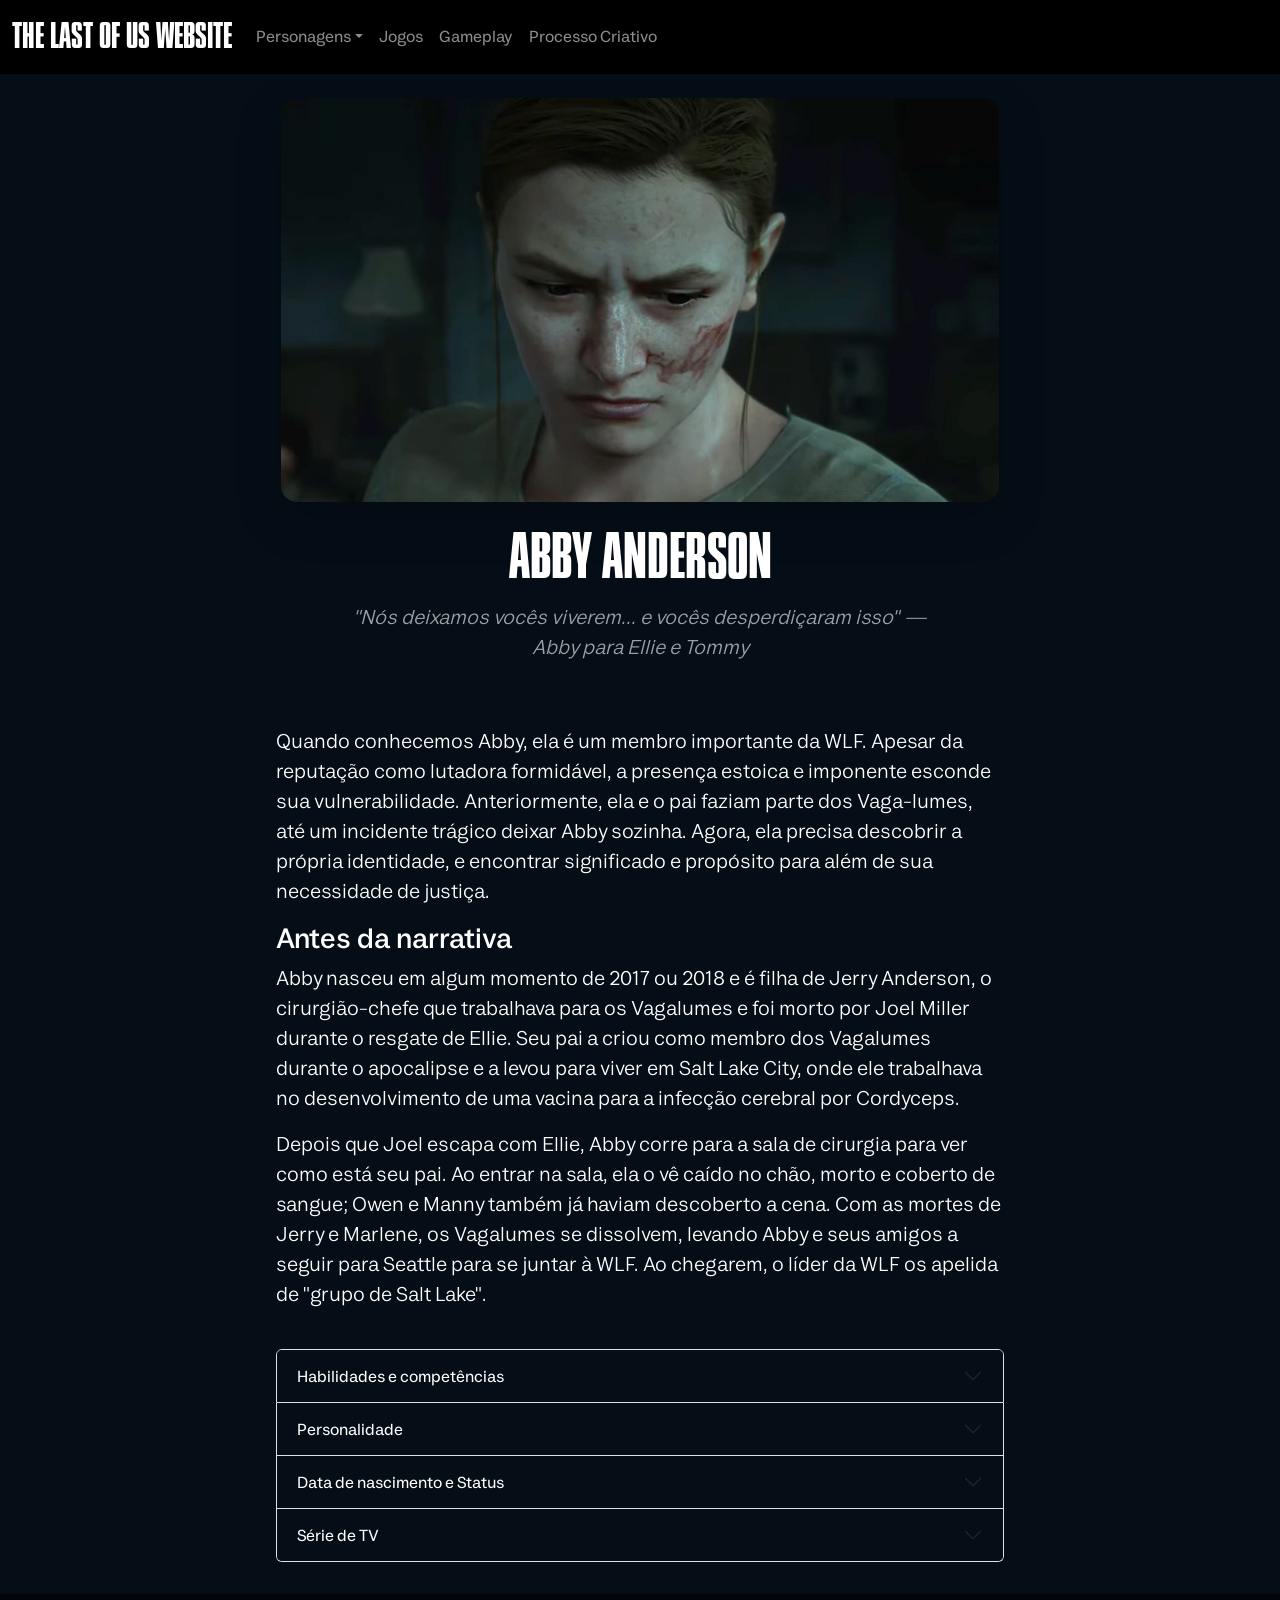
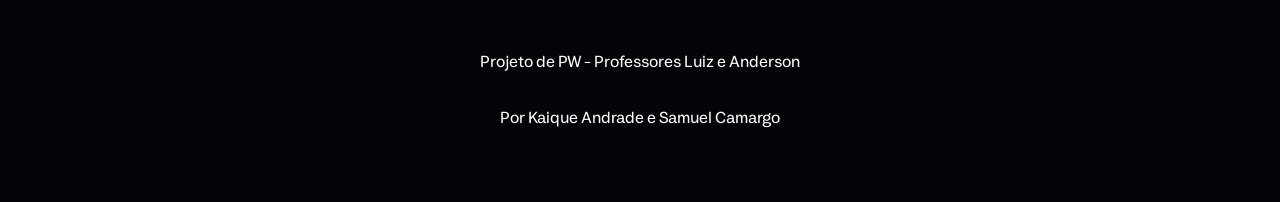
<file: abby.html>
<!DOCTYPE html>
<html lang="pt-br">

<head>
    <meta charset="UTF-8">
    <meta name="viewport" content="width=device-width, initial-scale=1.0">
    <title>Abby Anderson | The Last Of Us</title>

    <!-- Bootstrap CSS-->
    <link rel="stylesheet" href="css/bootstrap.min.css">

    <!-- CSS Geral-->
    <link rel="stylesheet" href="css/style.css">

    <link rel="stylesheet" href="css/personagens.css">
</head>

<body>

    <header>
        <nav class="navbar navbar-expand-sm" data-bs-theme="dark">
            <div class="container-fluid">
                <a class="navbar-brand pressgothic" href="index.html" style="font-size: xx-large;">THE LAST OF US
                    WEBSITE</a>

                <button class="navbar-toggler" type="button" data-bs-toggle="collapse" data-bs-target="#navegacao"
                    aria-controls="navegacao" aria-expanded="false">
                    <span class="navbar-toggler-icon"></span>
                </button>

                <div class="collapse navbar-collapse" id="navegacao">
                    <ul class="navbar-nav me-auto mb-2 mb-sm-0">
                        <li class="nav-item dropdown"> <a class="nav-link dropdown-toggle" href="#"
                                data-bs-toggle="dropdown" aria-expanded="false">Personagens</a>
                            <ul class="dropdown-menu">
                                <li><a class="dropdown-item" href="index.html#personagens">Personagens</a></li>
                                <li>
                                    <hr class="dropdown-divider">
                                </li>
                                <li><a class="dropdown-item" href="joel.html">Joel</a></li>
                                <li><a class="dropdown-item" href="ellie.html">Ellie</a></li>
                                <li><a class="dropdown-item" href="abby.html">Abby</a></li>
                            </ul>
                        </li>
                        <li class="nav-item"> <a class="nav-link" href="jogos.html">Jogos</a></li>
                        <li class="nav-item"> <a class="nav-link" href="gameplay.html">Gameplay</a></li>
                        <li class="nav-item"> <a class="nav-link" href="processocriativo.html">Processo Criativo</a>
                        </li>
                    </ul>
                </div>
            </div>
        </nav>
    </header>

    <main>
        <div class="px-4 py-4 mb-2 text-center">
            <section>
                <div class="col-lg-7 mx-auto mb-4">
                    <img class="shadow-lg rounded-4" src="img/abby-banner.jpg" width="100%">
                </div>
                <h1 class="display-4 pressgothic">ABBY ANDERSON</h1>
                <div class="col-lg-6 mx-auto">
                    <p class="citacao lead mb-4">"Nós deixamos vocês viverem... e vocês desperdiçaram isso" — Abby para
                        Ellie e Tommy</p>
                </div>
            </section>
        </div>

        <div class="container my-2 px-4 py-2">
            <section>
                <div class="col-lg-8 mx-auto">
                    <p class="lead">Quando conhecemos Abby, ela é um membro importante da
                        WLF. Apesar da reputação como lutadora formidável, a presença estoica e imponente esconde sua
                        vulnerabilidade. Anteriormente, ela e o pai faziam parte dos Vaga-lumes, até um incidente
                        trágico deixar Abby sozinha. Agora, ela precisa descobrir a própria identidade, e encontrar
                        significado e propósito para além de sua necessidade de justiça.</p>

                    <h3>Antes da narrativa</h3>
                    <p class="lead">Abby nasceu em algum momento de 2017 ou 2018 e é filha de Jerry Anderson, o
                        cirurgião-chefe que trabalhava para os Vagalumes e foi morto por Joel Miller durante o resgate
                        de Ellie. Seu pai a criou como membro dos Vagalumes durante o apocalipse e a levou para viver em
                        Salt Lake City, onde ele trabalhava no desenvolvimento de uma vacina para a infecção cerebral
                        por Cordyceps.</p>

                    <p class="lead">Depois que Joel escapa com Ellie, Abby
                        corre para a sala de cirurgia para ver como está seu pai. Ao entrar na sala, ela o vê caído no
                        chão, morto e coberto de sangue; Owen e Manny também já haviam descoberto a cena. Com as mortes
                        de Jerry e Marlene, os Vagalumes se dissolvem, levando Abby e
                        seus amigos a seguir para Seattle para se juntar à WLF. Ao
                        chegarem, o líder da WLF os apelida de "grupo de Salt Lake".</p>
                </div>
            </section>
        </div>

        <div class="container my-2 px-4 pt-2 pb-4">
            <section>
                <div class="col-lg-8 mx-auto">

                    <div class="accordion" id="accordionInformacoes">
                        <div class="accordion-item">
                            <h2 class="accordion-header">
                                <button class="accordion-button collapsed white" type="button" data-bs-toggle="collapse"
                                    data-bs-target="#infoUm" aria-expanded="false" aria-controls="infoUm">
                                    Habilidades e competências
                                </button>
                            </h2>
                            <div id="infoUm" class="accordion-collapse collapse" data-bs-parent="#accordionInformacoes">
                                <div class="accordion-body">
                                    Abby é uma excelente combatente, com grande força física, resistência e habilidade
                                    no uso de armas de fogo e combate corpo a corpo. Também possui experiência em
                                    sobrevivência, estratégia e liderança, conseguindo enfrentar situações perigosas e
                                    proteger seus aliados.
                                </div>
                            </div>
                        </div>

                        <div class="accordion-item">
                            <h2 class="accordion-header">
                                <button class="accordion-button collapsed white" type="button" data-bs-toggle="collapse"
                                    data-bs-target="#infoDois" aria-expanded="false" aria-controls="infoDois">
                                    Personalidade
                                </button>
                            </h2>
                            <div id="infoDois" class="accordion-collapse collapse"
                                data-bs-parent="#accordionInformacoes">
                                <div class="accordion-body">
                                    Abby é determinada, corajosa e bastante protetora com as pessoas que ama.
                                    Ela pode ser impulsiva e agressiva, principalmente quando movida pela raiva e pelo
                                    desejo de vingança, mas também demonstra empatia, lealdade e capacidade de mudar ao
                                    longo da história.
                                </div>
                            </div>
                        </div>

                        <div class="accordion-item">
                            <h2 class="accordion-header">
                                <button class="accordion-button collapsed white" type="button" data-bs-toggle="collapse"
                                    data-bs-target="#infoTres" aria-expanded="false" aria-controls="infoTres">
                                    Data de nascimento e Status
                                </button>
                            </h2>
                            <div id="infoTres" class="accordion-collapse collapse"
                                data-bs-parent="#accordionInformacoes">
                                <div class="accordion-body">
                                    Nasceu entre 2017 e 2018, sem dados sobre o mês e o dia. Encontra-se viva.
                                </div>
                            </div>
                        </div>

                        <div class="accordion-item">
                            <h2 class="accordion-header">
                                <button class="accordion-button collapsed white" type="button" data-bs-toggle="collapse"
                                    data-bs-target="#infoQuatro" aria-expanded="false" aria-controls="infoQuatro">
                                    Série de TV
                                </button>
                            </h2>
                            <div id="infoQuatro" class="accordion-collapse collapse"
                                data-bs-parent="#accordionInformacoes">
                                <div class="accordion-body">
                                    Na série de TV, Abby Anderson é interpretada por Kaitlyn Dever e aparece na segunda
                                    temporada de The Last of Us. Sua história acompanha sua busca por vingança e os
                                    conflitos que enfrenta ao longo da trama, explorando também suas relações e mudanças
                                    pessoais.</div>
                            </div>
                        </div>

                    </div>

                </div>
            </section>
        </div>
    </main>

    <footer class="py-5">
        <p class="text-center p-2">
            Projeto de PW - Professores Luiz e Anderson
        </p>
        <p class="text-center p-2">Por Kaique Andrade e Samuel Camargo</p>
    </footer>

</body>

<!-- Bootstrap JavaScript-->
<script src="js/bootstrap.bundle.min.js"></script>
<script src="js/extra.js"></script>

</html>
</file>
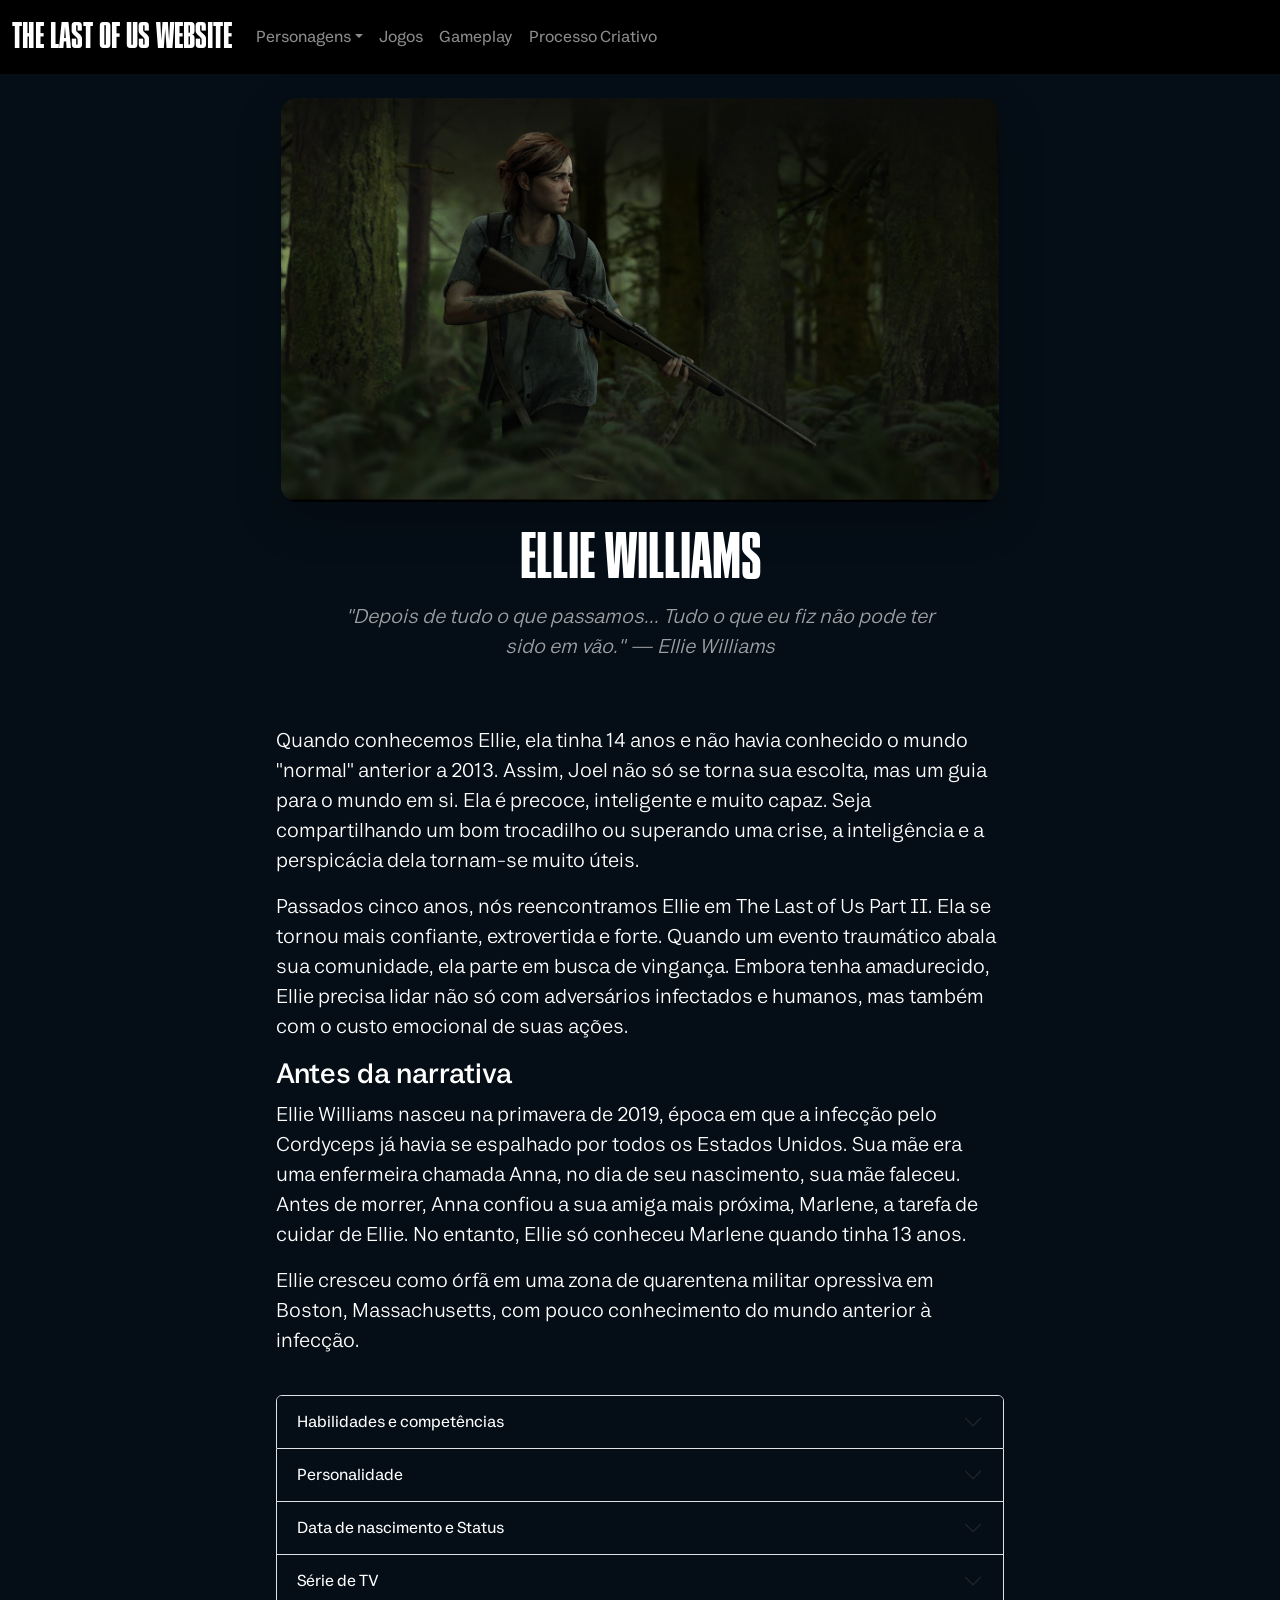
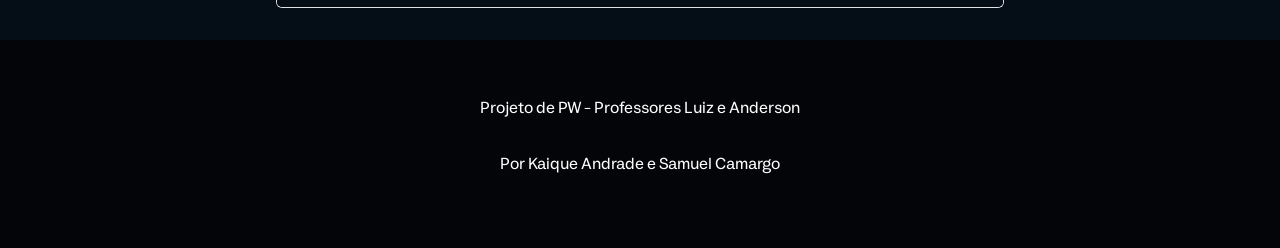
<file: ellie.html>
<!DOCTYPE html>
<html lang="pt-br">

<head>
    <meta charset="UTF-8">
    <meta name="viewport" content="width=device-width, initial-scale=1.0">
    <title>Ellie Williams | The Last Of Us</title>

    <!-- Bootstrap CSS-->
    <link rel="stylesheet" href="css/bootstrap.min.css">

    <!-- CSS Geral-->
    <link rel="stylesheet" href="css/style.css">

    <link rel="stylesheet" href="css/personagens.css">
</head>

<body>

    <header>
        <nav class="navbar navbar-expand-sm" data-bs-theme="dark">
            <div class="container-fluid">
                <a class="navbar-brand pressgothic" href="index.html" style="font-size: xx-large;">THE LAST OF US
                    WEBSITE</a>

                <button class="navbar-toggler" type="button" data-bs-toggle="collapse" data-bs-target="#navegacao"
                    aria-controls="navegacao" aria-expanded="false">
                    <span class="navbar-toggler-icon"></span>
                </button>

                <div class="collapse navbar-collapse" id="navegacao">
                    <ul class="navbar-nav me-auto mb-2 mb-sm-0">
                        <li class="nav-item dropdown"> <a class="nav-link dropdown-toggle" href="#"
                                data-bs-toggle="dropdown" aria-expanded="false">Personagens</a>
                            <ul class="dropdown-menu">
                                <li><a class="dropdown-item" href="index.html#personagens">Personagens</a></li>
                                <li>
                                    <hr class="dropdown-divider">
                                </li>
                                <li><a class="dropdown-item" href="joel.html">Joel</a></li>
                                <li><a class="dropdown-item" href="ellie.html">Ellie</a></li>
                                <li><a class="dropdown-item" href="abby.html">Abby</a></li>
                            </ul>
                        </li>
                        <li class="nav-item"> <a class="nav-link" href="jogos.html">Jogos</a></li>
                        <li class="nav-item"> <a class="nav-link" href="gameplay.html">Gameplay</a></li>
                        <li class="nav-item"> <a class="nav-link" href="processocriativo.html">Processo Criativo</a>
                        </li>
                    </ul>
                </div>
            </div>
        </nav>
    </header>

    <main>
        <div class="px-4 py-4 mb-2 text-center">
            <section>
                <div class="col-lg-7 mx-auto mb-4">
                    
                    <img class="shadow-lg rounded-4" src="img/ellie-banner.jpg" alt="Ellie Williams com uma espingarda"
                        width="100%">
                </div>
                <h1 class="display-4 pressgothic">ELLIE WILLIAMS</h1>
                <div class="col-lg-6 mx-auto">
                    <p class="citacao lead mb-4">"Depois de tudo o que passamos... Tudo o que eu fiz não pode ter sido
                        em vão." — Ellie Williams</p>
                </div>
            </section>
        </div>

        <div class="container my-2 px-4 py-2">
            <section>
                <div class="col-lg-8 mx-auto">
                    <p class="lead">Quando conhecemos Ellie, ela tinha 14 anos e não havia conhecido o mundo "normal"
                        anterior a 2013. Assim, Joel não só se torna sua escolta, mas um guia para o mundo em si. Ela é
                        precoce, inteligente e muito capaz. Seja compartilhando um bom trocadilho ou superando uma
                        crise, a inteligência e a perspicácia dela tornam-se muito úteis.</p>

                    <p class="lead">Passados cinco anos, nós reencontramos Ellie em The Last of Us Part II. Ela se
                        tornou mais confiante, extrovertida e forte. Quando um evento traumático abala sua comunidade,
                        ela parte em busca de vingança. Embora tenha amadurecido, Ellie precisa lidar não só com
                        adversários infectados e humanos, mas também com o custo emocional de suas ações.</p>

                    <h3>Antes da narrativa</h3>
                    <p class="lead">Ellie Williams nasceu na primavera de 2019, época em que a infecção pelo
                        Cordyceps já havia se espalhado por todos os Estados Unidos. Sua mãe era uma enfermeira chamada
                        Anna, no dia de seu nascimento, sua mãe faleceu. Antes de morrer, Anna confiou a sua amiga mais
                        próxima, Marlene, a tarefa de cuidar de Ellie. No
                        entanto, Ellie só conheceu Marlene quando tinha 13 anos.</p>

                    <p class="lead">Ellie cresceu como órfã em uma zona de quarentena militar opressiva em Boston,
                        Massachusetts, com pouco conhecimento do mundo anterior à infecção.</p>
                </div>
            </section>
        </div>

        <div class="container my-2 px-4 pt-2 pb-4">
            <section>
                <div class="col-lg-8 mx-auto">

                    <div class="accordion" id="accordionInformacoes">
                        <div class="accordion-item">
                            <h2 class="accordion-header">
                                <button class="accordion-button collapsed white" type="button" data-bs-toggle="collapse"
                                    data-bs-target="#infoUm" aria-expanded="false" aria-controls="infoUm">
                                    Habilidades e competências
                                </button>
                            </h2>
                            <div id="infoUm" class="accordion-collapse collapse" data-bs-parent="#accordionInformacoes">
                                <div class="accordion-body">
                                    Possui habilidades marcantes de sobrevivência, combate e furtividade, que evoluem de
                                    uma inocente adolescente no primeiro jogo para uma combatente letal e independente
                                    em The Last of Us Part II.
                                </div>
                            </div>
                        </div>

                        <div class="accordion-item">
                            <h2 class="accordion-header">
                                <button class="accordion-button collapsed white" type="button" data-bs-toggle="collapse"
                                    data-bs-target="#infoDois" aria-expanded="false" aria-controls="infoDois">
                                    Personalidade
                                </button>
                            </h2>
                            <div id="infoDois" class="accordion-collapse collapse"
                                data-bs-parent="#accordionInformacoes">
                                <div class="accordion-body">
                                    Ellie Williams é corajosa, determinada e independente, mas também apresenta um lado
                                    impulsivo e emocional. Apesar das dificuldades que enfrenta, mantém seu senso de
                                    humor, curiosidade e forte apego às pessoas que ama.
                                </div>
                            </div>
                        </div>

                        <div class="accordion-item">
                            <h2 class="accordion-header">
                                <button class="accordion-button collapsed white" type="button" data-bs-toggle="collapse"
                                    data-bs-target="#infoTres" aria-expanded="false" aria-controls="infoTres">
                                    Data de nascimento e Status
                                </button>
                            </h2>
                            <div id="infoTres" class="accordion-collapse collapse"
                                data-bs-parent="#accordionInformacoes">
                                <div class="accordion-body">
                                    Nasceu em 2019, sem dados sobre o mês e o dia. Encontra-se viva.
                                </div>
                            </div>
                        </div>

                        <div class="accordion-item">
                            <h2 class="accordion-header">
                                <button class="accordion-button collapsed white" type="button" data-bs-toggle="collapse"
                                    data-bs-target="#infoQuatro" aria-expanded="false" aria-controls="infoQuatro">
                                    Série de TV
                                </button>
                            </h2>
                            <div id="infoQuatro" class="accordion-collapse collapse"
                                data-bs-parent="#accordionInformacoes">
                                <div class="accordion-body">
                                    A personagem Ellie Williams na série de televisão The Last of Us da HBO é
                                    interpretada pela atriz Bella Ramsey. atua ao lado do protagonista na primeira
                                    temporada, e como protagonista principal na segunda temporada.</div>
                            </div>
                        </div>

                    </div>

                </div>
            </section>
        </div>
    </main>

    <footer class="py-5">
        <p class="text-center p-2">
            Projeto de PW - Professores Luiz e Anderson
        </p>
        <p class="text-center p-2">Por Kaique Andrade e Samuel Camargo</p>
    </footer>

</body>

<!-- Bootstrap JavaScript-->
<script src="js/bootstrap.bundle.min.js"></script>
<script src="js/extra.js"></script>

</html>
</file>
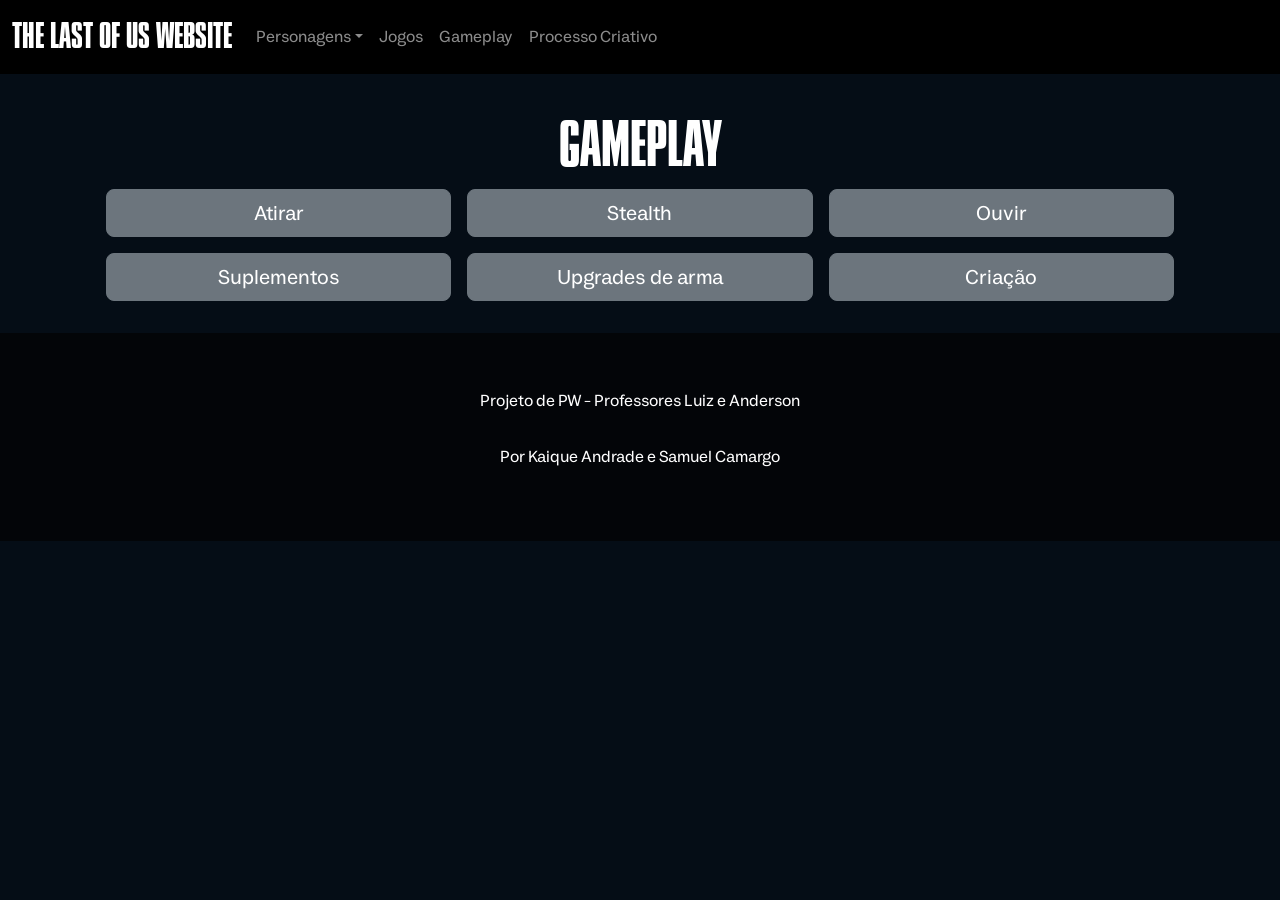
<file: gameplay.html>
<!DOCTYPE html>
<html lang="pt-br">

<head>
    <meta charset="UTF-8">
    <meta name="viewport" content="width=device-width, initial-scale=1.0">
    <title>Gameplay | The Last Of Us</title>

    <!-- Bootstrap CSS-->
    <link rel="stylesheet" href="css/bootstrap.min.css">

    <!-- CSS Geral-->
    <link rel="stylesheet" href="css/style.css">

    <link rel="stylesheet" href="css/gameplay.css">
</head>

<body>

    <header>
        <nav class="navbar navbar-expand-sm" data-bs-theme="dark">
            <div class="container-fluid">
                <a class="navbar-brand pressgothic" href="index.html" style="font-size: xx-large;">THE LAST OF US
                    WEBSITE</a>

                <button class="navbar-toggler" type="button" data-bs-toggle="collapse" data-bs-target="#navegacao"
                    aria-controls="navegacao" aria-expanded="false">
                    <span class="navbar-toggler-icon"></span>
                </button>

                <div class="collapse navbar-collapse" id="navegacao">
                    <ul class="navbar-nav me-auto mb-2 mb-sm-0">
                        <li class="nav-item dropdown"> <a class="nav-link dropdown-toggle" href="#"
                                data-bs-toggle="dropdown" aria-expanded="false">Personagens</a>
                            <ul class="dropdown-menu">
                                <li><a class="dropdown-item" href="index.html#personagens">Personagens</a></li>
                                <li>
                                    <hr class="dropdown-divider">
                                </li>
                                <li><a class="dropdown-item" href="joel.html">Joel</a></li>
                                <li><a class="dropdown-item" href="ellie.html">Ellie</a></li>
                                <li><a class="dropdown-item" href="abby.html">Abby</a></li>
                            </ul>
                        </li>
                        <li class="nav-item"> <a class="nav-link" href="jogos.html">Jogos</a></li>
                        <li class="nav-item"> <a class="nav-link" href="gameplay.html">Gameplay</a></li>
                        <li class="nav-item"> <a class="nav-link" href="processocriativo.html">Processo Criativo</a>
                        </li>
                    </ul>
                </div>
            </div>
        </nav>
    </header>

    <main>
        <div class="container pt-4 pb-2 mb-2">
            <section class="my-2 py-2 px-4">
                <h1 class="display-4 pressgothic text-center">GAMEPLAY</h1>

                <div class="row row-cols-1 row row-cols-sm-2 row-cols-md-3 g-3">
                    <div class="d-grid col">
                        <button class="botaoinfos btn btn-secondary btn-lg" type="button" data-target="collapseAtirar">
                            Atirar
                        </button>
                    </div>

                    <div class="d-grid col">
                        <button class="botaoinfos btn btn-secondary btn-lg" type="button" data-target="collapseStealth">
                            Stealth
                        </button>
                    </div>

                    <div class="d-grid col">
                        <button class="botaoinfos btn btn-secondary btn-lg" type="button" data-target="collapseOuvir">
                            Ouvir
                        </button>
                    </div>

                    <div class="d-grid col">
                        <button class="botaoinfos btn btn-secondary btn-lg" type="button"
                            data-target="collapseSuplementos">
                            Suplementos
                        </button>
                    </div>

                    <div class="d-grid col">
                        <button class="botaoinfos btn btn-secondary btn-lg" type="button"
                            data-target="collapseUpgrades">
                            Upgrades de arma
                        </button>
                    </div>

                    <div class="d-grid col">
                        <button class="botaoinfos btn btn-secondary btn-lg" type="button" data-target="collapseCriacao">
                            Criação
                        </button>
                    </div>
                </div>



                <div class="collapse" id="collapseAtirar">
                    <div class="infos my-4 py-4 px-5 rounded-4">
                        <h2 class="display-6 pressgothic text-center">ATIRAR</h2>
                        <div class="col-lg-6 mx-auto mb-4">
                            <img class="shadow-lg rounded-4" src="img/guia/atirar.webp" width="100%">
                        </div>
                        <p class="lead">O sistema de tiro é focado em precisão e
                            estratégia. O jogador pode utilizar diferentes armas de fogo, mirando manualmente e
                            aproveitando a cobertura para enfrentar inimigos. A munição é limitada, incentivando o
                            jogador a escolher cuidadosamente quando atirar.
                        </p>
                        <div class="d-grid">
                            <button class="btn btn-secondary btn-lg" type="button" data-bs-toggle="collapse"
                                data-bs-target="#collapseDicas1">
                                Mostrar Dicas
                            </button>
                        </div>
                        <div class="collapse" id="collapseDicas1">
                            <div class="my-2 alert alert-info">
                                Mire com calma: tiros precisos ajudam a economizar munição.
                            </div>
                            <div class="my-2 alert alert-info">
                                Use a cobertura: proteja-se antes de mirar para reduzir os riscos durante o combate.
                            </div>
                        </div>

                    </div>
                </div>

                <div class="collapse" id="collapseStealth">
                    <div class="infos my-4 py-4 px-5 rounded-4">
                        <h2 class="display-6 pressgothic text-center">STEALTH</h2>
                        <div class="col-lg-6 mx-auto mb-4">
                            <img class="shadow-lg rounded-4" src="img/guia/stealth.webp" width="100%">
                        </div>
                        <p class="lead">O jogador pode evitar ou eliminar inimigos silenciosamente. É possível se
                            esconder
                            atrás de objetos, agachar-se, observar os inimigos e aproveitar o ambiente para passar
                            despercebido.
                        </p>
                        <div class="d-grid">
                            <button class="btn btn-secondary btn-lg" type="button" data-bs-toggle="collapse"
                                data-bs-target="#collapseDicas2">
                                Mostrar Dicas
                            </button>
                        </div>
                        <div class="collapse" id="collapseDicas2">
                            <div class="my-2 alert alert-info">
                                Observe antes de agir: identifique a posição dos inimigos antes de avançar.
                            </div>
                            <div class="my-2 alert alert-info">
                                Movimente-se com cuidado: fique agachado e evite fazer barulho para não ser detectado.
                            </div>
                        </div>

                    </div>
                </div>

                <div class="collapse" id="collapseOuvir">
                    <div class="infos my-4 py-4 px-5 rounded-4">
                        <h2 class="display-6 pressgothic text-center">OUVIR</h2>
                        <div class="col-lg-6 mx-auto mb-4">
                            <img class="shadow-lg rounded-4" src="img/guia/ouvir.webp" width="100%">
                        </div>
                        <p class="lead">
                            Permite identificar inimigos próximos mesmo quando eles estão fora do campo de visão. Ao
                            ativá-la, o jogador consegue perceber a localização dos inimigos através de obstáculos,
                            facilitando a exploração e o planejamento dos movimentos.
                        </p>
                        <div class="d-grid">
                            <button class="btn btn-secondary btn-lg" type="button" data-bs-toggle="collapse"
                                data-bs-target="#collapseDicas3">
                                Mostrar Dicas
                            </button>
                        </div>
                        <div class="collapse" id="collapseDicas3">
                            <div class="my-2 alert alert-info">
                                Use antes de avançar: descubra onde estão os inimigos para evitar surpresas.
                            </div>
                            <div class="my-2 alert alert-info">
                                Observe o ambiente: combine a mecânica de Ouvir com o Stealth para escolher o melhor
                                caminho.
                            </div>
                        </div>

                    </div>
                </div>

                <div class="collapse" id="collapseSuplementos">
                    <div class="infos my-4 py-4 px-5 rounded-4">
                        <h2 class="display-6 pressgothic text-center">SUPLEMENTOS</h2>
                        <div class="col-lg-6 mx-auto mb-4">
                            <img class="shadow-lg rounded-4" src="img/guia/suplementos.webp" width="100%">
                        </div>
                        <p class="lead">Suplementos são recursos encontrados durante a exploração e usados para melhorar
                            diferentes habilidades do personagem. Eles permitem aprimorar atributos como a quantidade de
                            vida, velocidade de cura e eficiência de determinadas ações.
                        </p>
                        <div class="d-grid">
                            <button class="btn btn-secondary btn-lg" type="button" data-bs-toggle="collapse"
                                data-bs-target="#collapseDicas4">
                                Mostrar Dicas
                            </button>
                        </div>
                        <div class="collapse" id="collapseDicas4">
                            <div class="my-2 alert alert-info">
                                Explore bem: procure suplementos em diferentes áreas do cenário.
                            </div>
                            <div class="my-2 alert alert-info">
                                Priorize melhorias: escolha habilidades que combinem com seu estilo de jogo.
                            </div>
                        </div>

                    </div>
                </div>

                <div class="collapse" id="collapseUpgrades">
                    <div class="infos my-4 py-4 px-5 rounded-4">
                        <h2 class="display-6 pressgothic text-center">UPGRADES DE ARMA</h2>
                        <div class="col-lg-6 mx-auto mb-4">
                            <img class="shadow-lg rounded-4" src="img/guia/upgrades.webp" width="100%">
                        </div>
                        <p class="lead">Você pode melhorar as armas usando peças encontradas durante a exploração. As
                            melhorias
                            podem aumentar características como capacidade do carregador, estabilidade, alcance e
                            velocidade de recarga, tornando as armas mais eficientes nos combates.
                        </p>
                        <div class="d-grid">
                            <button class="btn btn-secondary btn-lg" type="button" data-bs-toggle="collapse"
                                data-bs-target="#collapseDicas5">
                                Mostrar Dicas
                            </button>
                        </div>
                        <div class="collapse" id="collapseDicas5">
                            <div class="my-2 alert alert-info">
                                Economize peças: guarde recursos para melhorias que realmente serão úteis.
                            </div>
                            <div class="my-2 alert alert-info">
                                Priorize suas armas: melhore primeiro as armas que você mais utiliza.
                            </div>
                        </div>

                    </div>
                </div>

                <div class="collapse" id="collapseCriacao">
                    <div class="infos my-4 py-4 px-5 rounded-4">
                        <h2 class="display-6 pressgothic text-center">CRIAÇÃO</h2>
                        <div class="col-lg-6 mx-auto mb-4">
                            <img class="shadow-lg rounded-4" src="img/guia/criacao.webp" width="100%">
                        </div>
                        <p class="lead">Você pode criar itens utilizando materiais encontrados durante a exploração. O
                            jogador pode fabricar recursos como kits médicos, coquetéis Molotov e outros itens úteis
                            para combate e sobrevivência.
                        </p>
                        <div class="d-grid">
                            <button class="btn btn-secondary btn-lg" type="button" data-bs-toggle="collapse"
                                data-bs-target="#collapseDicas6">
                                Mostrar Dicas
                            </button>
                        </div>
                        <div class="collapse" id="collapseDicas6">
                            <div class="my-2 alert alert-info">
                                Colete materiais: explore bem os cenários para encontrar recursos.
                            </div>
                            <div class="my-2 alert alert-info">
                                Use com estratégia: evite gastar materiais desnecessariamente e guarde itens para
                                momentos importantes.
                            </div>
                        </div>

                    </div>
                </div>

            </section>
        </div>

    </main>

    <footer class="py-5">
        <p class="text-center p-2">
            Projeto de PW - Professores Luiz e Anderson
        </p>
        <p class="text-center p-2">Por Kaique Andrade e Samuel Camargo</p>
    </footer>

</body>

<!-- Bootstrap JavaScript-->
<script src="js/bootstrap.bundle.min.js"></script>
<script src="js/extra.js"></script>

<!-- JavaScript do Progressbar-->
<script src="js/gameplay.js"></script>

</html>
</file>
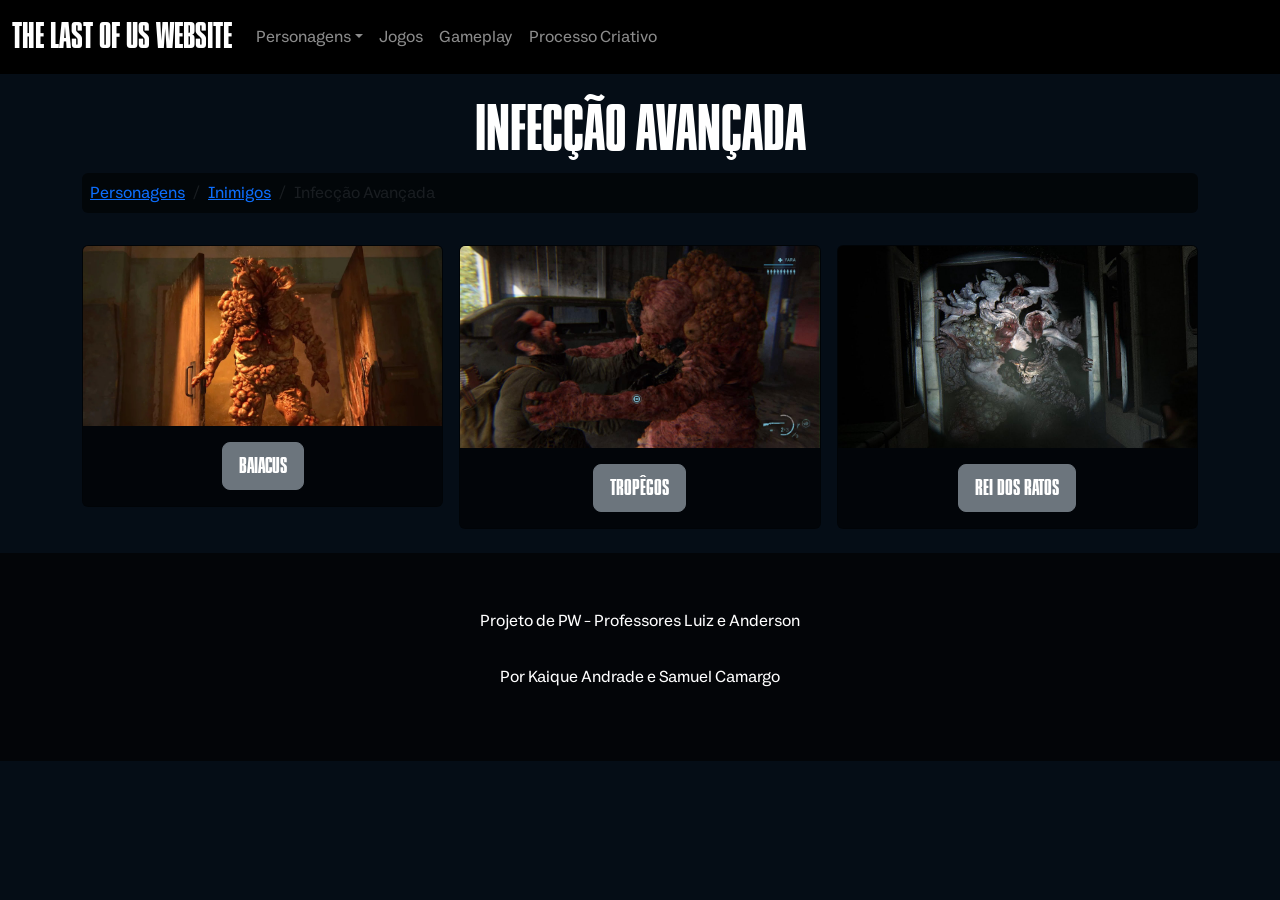
<file: infectadosavancados.html>
<!DOCTYPE html>
<html lang="pt-br">

<head>
    <meta charset="UTF-8">
    <meta name="viewport" content="width=device-width, initial-scale=1.0">
    <title>Infecção Avançada | The Last Of Us</title>

    <!-- Bootstrap CSS-->
    <link rel="stylesheet" href="css/bootstrap.min.css">

    <!-- CSS Geral-->
    <link rel="stylesheet" href="css/style.css">

    <link rel="stylesheet" href="css/index.css">
</head>

<body>

    <header>
        <nav class="navbar navbar-expand-sm" data-bs-theme="dark">
            <div class="container-fluid">
                <a class="navbar-brand pressgothic" href="index.html" style="font-size: xx-large;">THE LAST OF US
                    WEBSITE</a>

                <button class="navbar-toggler" type="button" data-bs-toggle="collapse" data-bs-target="#navegacao"
                    aria-controls="navegacao" aria-expanded="false">
                    <span class="navbar-toggler-icon"></span>
                </button>

                <div class="collapse navbar-collapse" id="navegacao">
                    <ul class="navbar-nav me-auto mb-2 mb-sm-0">
                        <li class="nav-item dropdown"> <a class="nav-link dropdown-toggle" href="#"
                                data-bs-toggle="dropdown" aria-expanded="false">Personagens</a>
                            <ul class="dropdown-menu">
                                <li><a class="dropdown-item" href="index.html#personagens">Personagens</a></li>
                                <li>
                                    <hr class="dropdown-divider">
                                </li>
                                <li><a class="dropdown-item" href="joel.html">Joel</a></li>
                                <li><a class="dropdown-item" href="ellie.html">Ellie</a></li>
                                <li><a class="dropdown-item" href="abby.html">Abby</a></li>
                            </ul>
                        </li>
                        <li class="nav-item"> <a class="nav-link" href="jogos.html">Jogos</a></li>
                        <li class="nav-item"> <a class="nav-link" href="gameplay.html">Gameplay</a></li>
                        <li class="nav-item"> <a class="nav-link" href="processocriativo.html">Processo Criativo</a>
                        </li>
                    </ul>
                </div>
            </div>
        </nav>
    </header>

    <main>
        <div class="container my-4">
            <section>
                <h1 class="display-4 pressgothic text-center">INFECÇÃO AVANÇADA</h1>

                <nav>
                    <ol class="breadcrumb p-2 rounded-2" style="background-color: rgba(0, 0, 0, 0.572);">
                        <li class="breadcrumb-item"><a href="index.html#personagens">Personagens</a></li>
                        <li class="breadcrumb-item"><a href="inimigos.html">Inimigos</a></li>
                        <li class="breadcrumb-item active" aria-current="page">Infecção Avançada</li>
                    </ol>
                </nav>

                <div class="row row-cols-1 row-cols-md-3 my-2 text-center g-3"> <!--CARDS-->

                    <div class="col">
                        <div class="card" style="background-color: rgba(0, 0, 0, 0.572);">
                            <img src="img/infectados/baiacu.jpg" class="card-img-top">
                            <div class="card-body">
                                <button class="botaoinfos btn btn-secondary btn-lg pressgothic" type="button"
                                    data-target="baiacus">
                                    BAIACUS
                                </button>
                                <div id="baiacus" class="collapse mt-3">
                                    <p>
                                        São enormes, com corpos cobertos por camadas grossas de fungo. Fortes,
                                        resistentes e capazes de lançar esporos tóxicos à distância.
                                    </p>
                                </div>
                            </div>
                        </div>
                    </div>

                    <div class="col">
                        <div class="card" style="background-color: rgba(0, 0, 0, 0.572);">
                            <img src="img/infectados/tropego.jpg" class="card-img-top">
                            <div class="card-body">
                                <button class="botaoinfos btn btn-secondary btn-lg pressgothic" type="button"
                                    data-target="tropegos">
                                    TROPÊGOS
                                </button>
                                <div id="tropegos" class="collapse mt-3">
                                    <p>
                                        São parecidos com os Baiacus, aparecem mais em locais com água ou chuva.
                                        Inchados e inflamáveis, expelem nuvens de ácido que queimam tudo ao redor.
                                    </p>
                                </div>
                            </div>
                        </div>
                    </div>

                    <div class="col">
                        <div class="card" style="background-color: rgba(0, 0, 0, 0.572);">
                            <img src="img/infectados/reidosratos.jpg" class="card-img-top">
                            <div class="card-body">
                                <button class="botaoinfos btn btn-secondary btn-lg pressgothic" type="button"
                                    data-target="reidosratos">
                                    REI DOS RATOS
                                </button>
                                <div id="reidosratos" class="collapse mt-3">
                                    <p>
                                        É uma fusão bizarra de vários infectados em uma única criatura colossal. Um
                                        amontoado pulsante de fungos, braços e cabeças. Aparece apenas em The Last
                                        of Us Part II, no hospital abandonado de Seattle.
                                    </p>
                                </div>
                            </div>
                        </div>
                    </div>


                </div>
            </section>
        </div>

    </main>

    <footer class="py-5">
        <p class="text-center p-2">
            Projeto de PW - Professores Luiz e Anderson
        </p>
        <p class="text-center p-2">Por Kaique Andrade e Samuel Camargo</p>
    </footer>

</body>

<!-- Bootstrap JavaScript-->
<script src="js/bootstrap.bundle.min.js"></script>
<script src="js/extra.js"></script>

<!--JavaScript do spinning-->
<script src="js/inimigos.js"></script>


</html>
</file>
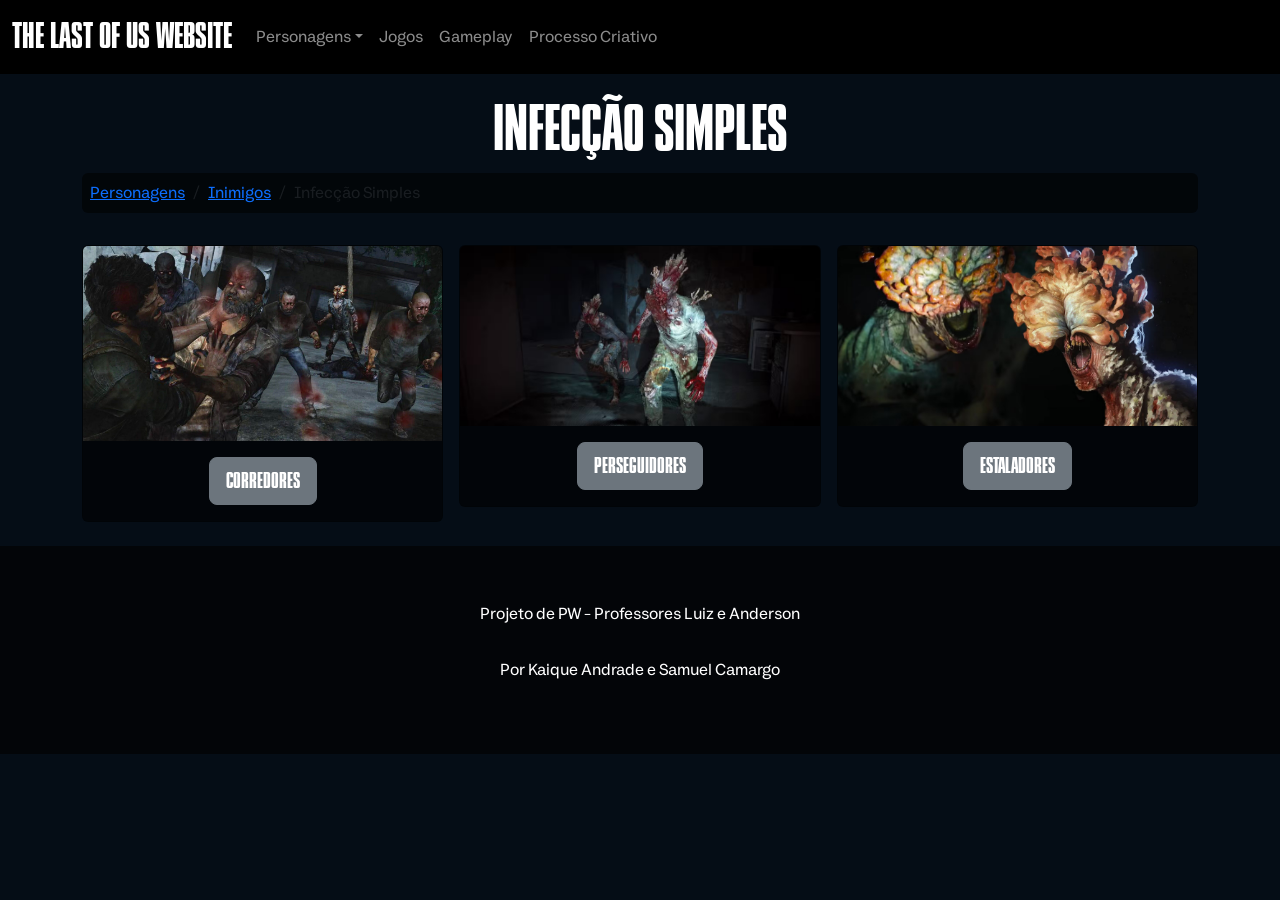
<file: infectadossimples.html>
<!DOCTYPE html>
<html lang="pt-br">

<head>
    <meta charset="UTF-8">
    <meta name="viewport" content="width=device-width, initial-scale=1.0">
    <title>Infecção Simples | The Last Of Us</title>

    <!-- Bootstrap CSS-->
    <link rel="stylesheet" href="css/bootstrap.min.css">

    <!-- CSS Geral-->
    <link rel="stylesheet" href="css/style.css">

    <link rel="stylesheet" href="css/index.css">
</head>

<body>

    <header>
        <nav class="navbar navbar-expand-sm" data-bs-theme="dark">
            <div class="container-fluid">
                <a class="navbar-brand pressgothic" href="index.html" style="font-size: xx-large;">THE LAST OF US
                    WEBSITE</a>

                <button class="navbar-toggler" type="button" data-bs-toggle="collapse" data-bs-target="#navegacao"
                    aria-controls="navegacao" aria-expanded="false">
                    <span class="navbar-toggler-icon"></span>
                </button>

                <div class="collapse navbar-collapse" id="navegacao">
                    <ul class="navbar-nav me-auto mb-2 mb-sm-0">
                        <li class="nav-item dropdown"> <a class="nav-link dropdown-toggle" href="#"
                                data-bs-toggle="dropdown" aria-expanded="false">Personagens</a>
                            <ul class="dropdown-menu">
                                <li><a class="dropdown-item" href="index.html#personagens">Personagens</a></li>
                                <li>
                                    <hr class="dropdown-divider">
                                </li>
                                <li><a class="dropdown-item" href="joel.html">Joel</a></li>
                                <li><a class="dropdown-item" href="ellie.html">Ellie</a></li>
                                <li><a class="dropdown-item" href="abby.html">Abby</a></li>
                            </ul>
                        </li>
                        <li class="nav-item"> <a class="nav-link" href="jogos.html">Jogos</a></li>
                        <li class="nav-item"> <a class="nav-link" href="gameplay.html">Gameplay</a></li>
                        <li class="nav-item"> <a class="nav-link" href="processocriativo.html">Processo Criativo</a>
                        </li>
                    </ul>
                </div>
            </div>
        </nav>
    </header>

    <main>
        <div class="container my-4">
            <section>
                <h1 class="display-4 pressgothic text-center">INFECÇÃO SIMPLES</h1>

                <nav>
                    <ol class="breadcrumb p-2 rounded-2" style="background-color: rgba(0, 0, 0, 0.572);">
                        <li class="breadcrumb-item"><a href="index.html#personagens">Personagens</a></li>
                        <li class="breadcrumb-item"><a href="inimigos.html">Inimigos</a></li>
                        <li class="breadcrumb-item active" aria-current="page">Infecção Simples</li>
                    </ol>
                </nav>

                <div class="row row-cols-1 row-cols-md-3 my-2 text-center g-3"> <!--CARDS-->

                    <div class="col">
                        <div class="card" style="background-color: rgba(0, 0, 0, 0.572);">
                            <img src="img/infectados/corredor.jpg" class="card-img-top">
                            <div class="card-body">
                                <button class="botaoinfos btn btn-secondary btn-lg pressgothic" type="button"
                                    data-target="corredores">
                                    CORREDORES
                                </button>
                                <div id="corredores" class="collapse mt-3">
                                    <p>
                                        Primeira fase da infecção. Mantêm boa parte da aparência e movimentos
                                        humanos, mas agem de forma brutal e impulsiva. Atacam em grupo e com muita
                                        velocidade.
                                    </p>
                                </div>
                            </div>
                        </div>
                    </div>

                    <div class="col">
                        <div class="card" style="background-color: rgba(0, 0, 0, 0.572);">
                            <img src="img/infectados/perseguidor.jpg" class="card-img-top">
                            <div class="card-body">
                                <button class="botaoinfos btn btn-secondary btn-lg pressgothic" type="button"
                                    data-target="perseguidores">
                                    PERSEGUIDORES
                                </button>
                                <div id="perseguidores" class="collapse mt-3">
                                    <p>
                                        Transição entre os corredores e os estaladores. Apresentam deformações
                                        causadas pelo fungo, mas ainda conseguem enxergar. Conhecidos por se
                                        esconderem e atacar de surpresa.
                                    </p>
                                </div>
                            </div>
                        </div>
                    </div>

                    <div class="col">
                        <div class="card" style="background-color: rgba(0, 0, 0, 0.572);">
                            <img src="img/infectados/estalador.jpg" class="card-img-top">
                            <div class="card-body">
                                <button class="botaoinfos btn btn-secondary btn-lg pressgothic" type="button"
                                    data-target="estaladores">
                                    ESTALADORES
                                </button>
                                <div id="estaladores" class="collapse mt-3">
                                    <p>
                                        É o tipo mais icônico de infectado, símbolo visual da franquia.
                                        São cegos, com a cabeça tomada por placas de fungo endurecido. Se
                                        orientam pelo som, usando estalos assustadores como ecolocalização.
                                    </p>
                                </div>
                            </div>
                        </div>
                    </div>


                </div>
            </section>
        </div>

    </main>

    <footer class="py-5">
        <p class="text-center p-2">
            Projeto de PW - Professores Luiz e Anderson
        </p>
        <p class="text-center p-2">Por Kaique Andrade e Samuel Camargo</p>
    </footer>

</body>

<!-- Bootstrap JavaScript-->
<script src="js/bootstrap.bundle.min.js"></script>
<script src="js/extra.js"></script>

<!--JavaScript do spinning-->
<script src="js/inimigos.js"></script>


</html>
</file>
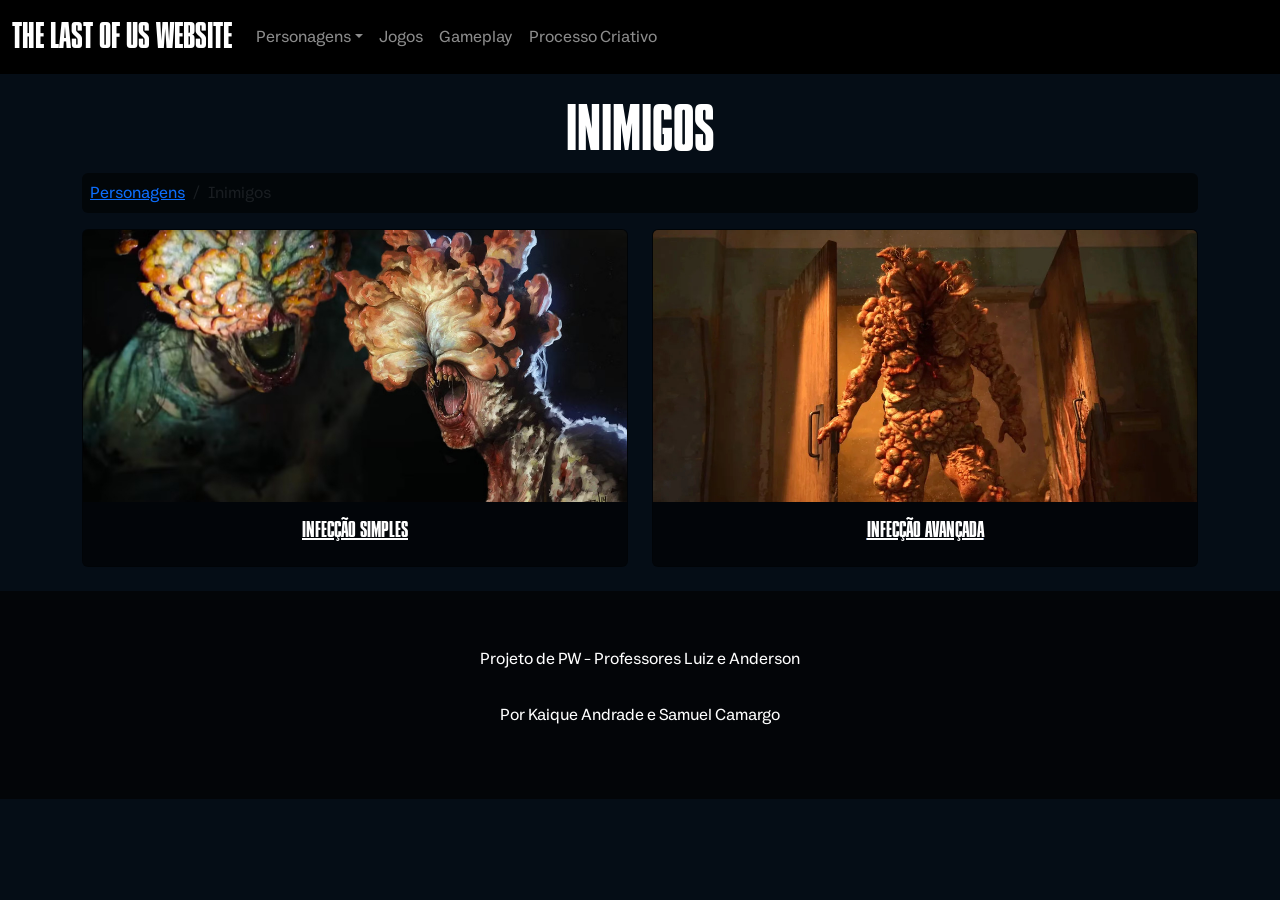
<file: inimigos.html>
<!DOCTYPE html>
<html lang="pt-br">

<head>
    <meta charset="UTF-8">
    <meta name="viewport" content="width=device-width, initial-scale=1.0">
    <title>Inimigos | The Last Of Us</title>

    <!-- Bootstrap CSS-->
    <link rel="stylesheet" href="css/bootstrap.min.css">

    <!-- CSS Geral-->
    <link rel="stylesheet" href="css/style.css">

    <link rel="stylesheet" href="css/index.css">
</head>

<body>

    <header>
        <nav class="navbar navbar-expand-sm" data-bs-theme="dark">
            <div class="container-fluid">
                <a class="navbar-brand pressgothic" href="index.html" style="font-size: xx-large;">THE LAST OF US
                    WEBSITE</a>

                <button class="navbar-toggler" type="button" data-bs-toggle="collapse" data-bs-target="#navegacao"
                    aria-controls="navegacao" aria-expanded="false">
                    <span class="navbar-toggler-icon"></span>
                </button>

                <div class="collapse navbar-collapse" id="navegacao">
                    <ul class="navbar-nav me-auto mb-2 mb-sm-0">
                        <li class="nav-item dropdown"> <a class="nav-link dropdown-toggle" href="#"
                                data-bs-toggle="dropdown" aria-expanded="false">Personagens</a>
                            <ul class="dropdown-menu">
                                <li><a class="dropdown-item" href="index.html#personagens">Personagens</a></li>
                                <li>
                                    <hr class="dropdown-divider">
                                </li>
                                <li><a class="dropdown-item" href="joel.html">Joel</a></li>
                                <li><a class="dropdown-item" href="ellie.html">Ellie</a></li>
                                <li><a class="dropdown-item" href="abby.html">Abby</a></li>
                            </ul>
                        </li>
                        <li class="nav-item"> <a class="nav-link" href="jogos.html">Jogos</a></li>
                        <li class="nav-item"> <a class="nav-link" href="gameplay.html">Gameplay</a></li>
                        <li class="nav-item"> <a class="nav-link" href="processocriativo.html">Processo Criativo</a>
                        </li>
                    </ul>
                </div>
            </div>
        </nav>
    </header>

    <main>
        <div class="container my-4">
            <section>
                <h1 class="display-4 pressgothic text-center">INIMIGOS</h1>

                <nav>
                    <ol class="breadcrumb p-2 rounded-2" style="background-color: rgba(0, 0, 0, 0.572);">
                        <li class="breadcrumb-item"><a href="index.html#personagens">Personagens</a></li>
                        <li class="breadcrumb-item active" aria-current="page">Inimigos</li>
                    </ol>
                </nav>

                <div class="row row-cols-2 my-2 text-center"> <!--CARDS-->

                    <div class="col">
                        <div class="card" style="background-color: rgba(0, 0, 0, 0.572);">
                            <img src="img/infectados/estalador.jpg" class="card-img-top">
                            <div class="card-body">
                                <a href="infectadossimples.html">
                                    <h5 class="card-title text-center pressgothic">INFECÇÃO SIMPLES</h5>
                                </a>
                            </div>
                        </div>
                    </div>

                    <div class="col">
                        <div class="card" style="background-color: rgba(0, 0, 0, 0.572);">
                            <img src="img/infectados/baiacu.jpg" class="card-img-top">
                            <div class="card-body">
                                <a href="infectadosavancados.html">
                                    <h5 class="card-title text-center pressgothic">INFECÇÃO AVANÇADA</h5>
                                </a>
                            </div>
                        </div>
                    </div>
                </div>
            </section>
        </div>

    </main>

    <footer class="py-5">
        <p class="text-center p-2">
            Projeto de PW - Professores Luiz e Anderson
        </p>
        <p class="text-center p-2">Por Kaique Andrade e Samuel Camargo</p>
    </footer>

</body>

<!-- Bootstrap JavaScript-->
<script src="js/bootstrap.bundle.min.js"></script>
<script src="js/extra.js"></script>

</html>
</file>
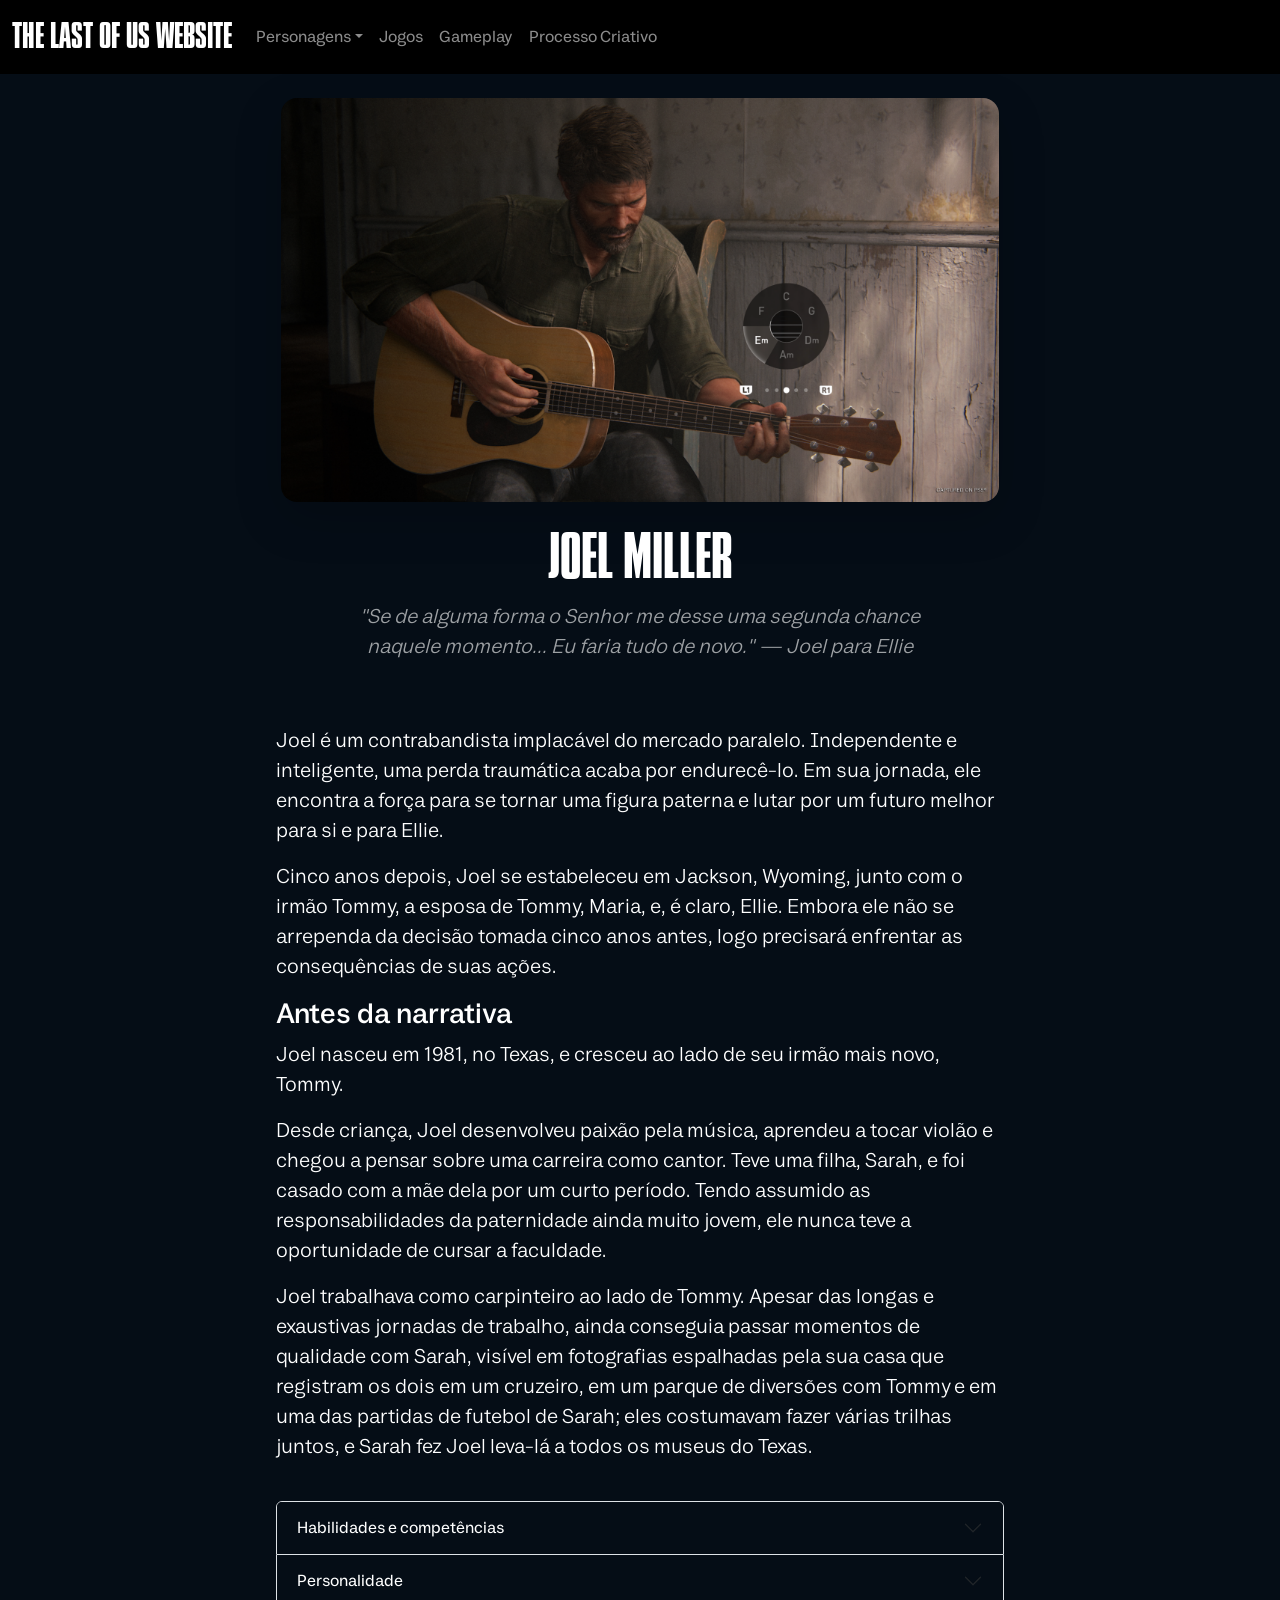
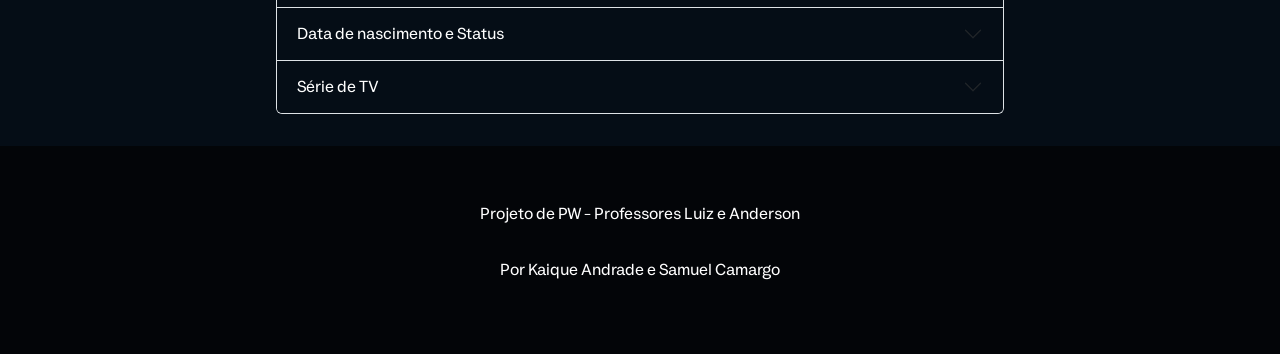
<file: joel.html>
<!DOCTYPE html>
<html lang="pt-br">

<head>
    <meta charset="UTF-8">
    <meta name="viewport" content="width=device-width, initial-scale=1.0">
    <title>Joel Miller | The Last Of Us</title>

    <!-- Bootstrap CSS-->
    <link rel="stylesheet" href="css/bootstrap.min.css">

    <!-- CSS Geral-->
    <link rel="stylesheet" href="css/style.css">

    <link rel="stylesheet" href="css/personagens.css">
</head>

<body>

    <header>
        <nav class="navbar navbar-expand-sm" data-bs-theme="dark">
            <div class="container-fluid">
                <a class="navbar-brand pressgothic" href="index.html" style="font-size: xx-large;">THE LAST OF US
                    WEBSITE</a>

                <button class="navbar-toggler" type="button" data-bs-toggle="collapse" data-bs-target="#navegacao"
                    aria-controls="navegacao" aria-expanded="false">
                    <span class="navbar-toggler-icon"></span>
                </button>

                <div class="collapse navbar-collapse" id="navegacao">
                    <ul class="navbar-nav me-auto mb-2 mb-sm-0">
                        <li class="nav-item dropdown"> <a class="nav-link dropdown-toggle" href="#"
                                data-bs-toggle="dropdown" aria-expanded="false">Personagens</a>
                            <ul class="dropdown-menu">
                                <li><a class="dropdown-item" href="index.html#personagens">Personagens</a></li>
                                <li>
                                    <hr class="dropdown-divider">
                                </li>
                                <li><a class="dropdown-item" href="joel.html">Joel</a></li>
                                <li><a class="dropdown-item" href="ellie.html">Ellie</a></li>
                                <li><a class="dropdown-item" href="abby.html">Abby</a></li>
                            </ul>
                        </li>
                        <li class="nav-item"> <a class="nav-link" href="jogos.html">Jogos</a></li>
                        <li class="nav-item"> <a class="nav-link" href="gameplay.html">Gameplay</a></li>
                        <li class="nav-item"> <a class="nav-link" href="processocriativo.html">Processo Criativo</a>
                        </li>
                    </ul>
                </div>
            </div>
        </nav>
    </header>

    <main>
        <div class="px-4 py-4 mb-2 text-center">
            <section>
                <div class="col-lg-7 mx-auto mb-4">
                    <img class="shadow-lg rounded-4" src="img/joel-violao.png" alt="Joel tocando violão" width="100%">
                </div>
                <h1 class="display-4 pressgothic">JOEL MILLER</h1>
                <div class="col-lg-6 mx-auto">
                    <p class="citacao lead mb-4">"Se de alguma forma o Senhor me desse uma segunda chance naquele
                        momento... Eu faria tudo de novo." — Joel para Ellie</p>
                </div>
            </section>
        </div>

        <div class="container my-2 px-4 py-2">
            <section>
                <div class="col-lg-8 mx-auto">
                    <p class="lead">Joel é um contrabandista implacável do mercado paralelo. Independente e inteligente,
                        uma perda traumática acaba por endurecê-lo. Em sua jornada, ele encontra a força para se tornar
                        uma figura paterna e lutar por um futuro melhor para si e para Ellie.</p>

                    <p class="lead">Cinco anos depois, Joel se estabeleceu em Jackson, Wyoming, junto com o irmão Tommy,
                        a esposa de Tommy, Maria, e, é claro, Ellie. Embora ele não se arrependa da decisão tomada cinco
                        anos antes, logo precisará enfrentar as consequências de suas ações.</p>

                    <h3>Antes da narrativa</h3>
                    <p class="lead">Joel nasceu em 1981, no Texas, e cresceu ao lado de seu irmão mais novo, Tommy.</p>

                    <p class="lead">Desde criança, Joel desenvolveu paixão pela música, aprendeu a tocar violão e chegou
                        a pensar sobre uma carreira como cantor. Teve uma filha, Sarah, e foi casado com a mãe dela por
                        um curto período. Tendo assumido as responsabilidades da paternidade ainda muito jovem, ele
                        nunca teve a oportunidade de cursar a faculdade.</p>

                    <p class="lead">Joel trabalhava como carpinteiro ao lado de Tommy. Apesar das longas e exaustivas
                        jornadas de trabalho, ainda conseguia passar momentos de qualidade com Sarah, visível em
                        fotografias espalhadas pela sua casa que registram os dois em um cruzeiro, em um parque de
                        diversões com Tommy e em uma das partidas de futebol de Sarah; eles costumavam fazer
                        várias trilhas juntos, e Sarah fez Joel leva-lá a todos os museus do Texas.</p>
                </div>
            </section>
        </div>

        <div class="container my-2 px-4 pt-2 pb-4">
            <section>
                <div class="col-lg-8 mx-auto">

                    <div class="accordion" id="accordionInformacoes">
                        <div class="accordion-item">
                            <h2 class="accordion-header">
                                <button class="accordion-button collapsed white" type="button" data-bs-toggle="collapse"
                                    data-bs-target="#infoUm" aria-expanded="false" aria-controls="infoUm">
                                    Habilidades e competências
                                </button>
                            </h2>
                            <div id="infoUm" class="accordion-collapse collapse" data-bs-parent="#accordionInformacoes">
                                <div class="accordion-body">
                                    Joel Miller é um sobrevivente experiente, habilidoso em combate corpo a corpo e no
                                    uso de armas de fogo. Possui grande resistência física, capacidade de improvisação e
                                    conhecimentos de sobrevivência. É estratégico, determinado e protetor, capaz de
                                    tomar decisões difíceis em situações de perigo.</div>
                            </div>
                        </div>

                        <div class="accordion-item">
                            <h2 class="accordion-header">
                                <button class="accordion-button collapsed white" type="button" data-bs-toggle="collapse"
                                    data-bs-target="#infoDois" aria-expanded="false" aria-controls="infoDois">
                                    Personalidade
                                </button>
                            </h2>
                            <div id="infoDois" class="accordion-collapse collapse"
                                data-bs-parent="#accordionInformacoes">
                                <div class="accordion-body">
                                    Com o passar do tempo, Joel tornou-se menos limitado pela moralidade e mais motivado
                                    a fazer o que fosse necessário para sobreviver. Também pelos traumas, esses traços
                                    sombrios levaram outros a descrevê-lo como um "criminoso violento, um assassino
                                    brutal e um torturador". Apesar de sua aparência, demonstra lealdade, coragem e um
                                    forte instinto protetor por aqueles que ama.
                                </div>
                            </div>
                        </div>

                        <div class="accordion-item">
                            <h2 class="accordion-header">
                                <button class="accordion-button collapsed white" type="button" data-bs-toggle="collapse"
                                    data-bs-target="#infoTres" aria-expanded="false" aria-controls="infoTres">
                                    Data de nascimento e Status
                                </button>
                            </h2>
                            <div id="infoTres" class="accordion-collapse collapse"
                                data-bs-parent="#accordionInformacoes">
                                <div class="accordion-body">
                                    Joel nasceu em 26 de setembro de 1981. Morre em The Last of Us Part II após ser
                                    brutalmente atacado por Abby Anderson, como vingança pela morte de seu pai.
                                </div>
                            </div>
                        </div>

                        <div class="accordion-item">
                            <h2 class="accordion-header">
                                <button class="accordion-button collapsed white" type="button" data-bs-toggle="collapse"
                                    data-bs-target="#infoQuatro" aria-expanded="false" aria-controls="infoQuatro">
                                    Série de TV
                                </button>
                            </h2>
                            <div id="infoQuatro" class="accordion-collapse collapse"
                                data-bs-parent="#accordionInformacoes">
                                <div class="accordion-body">
                                    Joel Miller é interpretado por Pedro Pascal. Ele mantém sua personalidade reservada,
                                    endurecida e protetora. A série explora sua relação com a Ellie, seus traumas e
                                    vivência durante o apocalipse, assim como nos jogos.</div>
                            </div>
                        </div>

                    </div>

                </div>
            </section>
        </div>
    </main>

    <footer class="py-5">
        <p class="text-center p-2">
            Projeto de PW - Professores Luiz e Anderson
        </p>
        <p class="text-center p-2">Por Kaique Andrade e Samuel Camargo</p>
    </footer>

</body>

<!-- Bootstrap JavaScript-->
<script src="js/bootstrap.bundle.min.js"></script>
<script src="js/extra.js"></script>

</html>
</file>
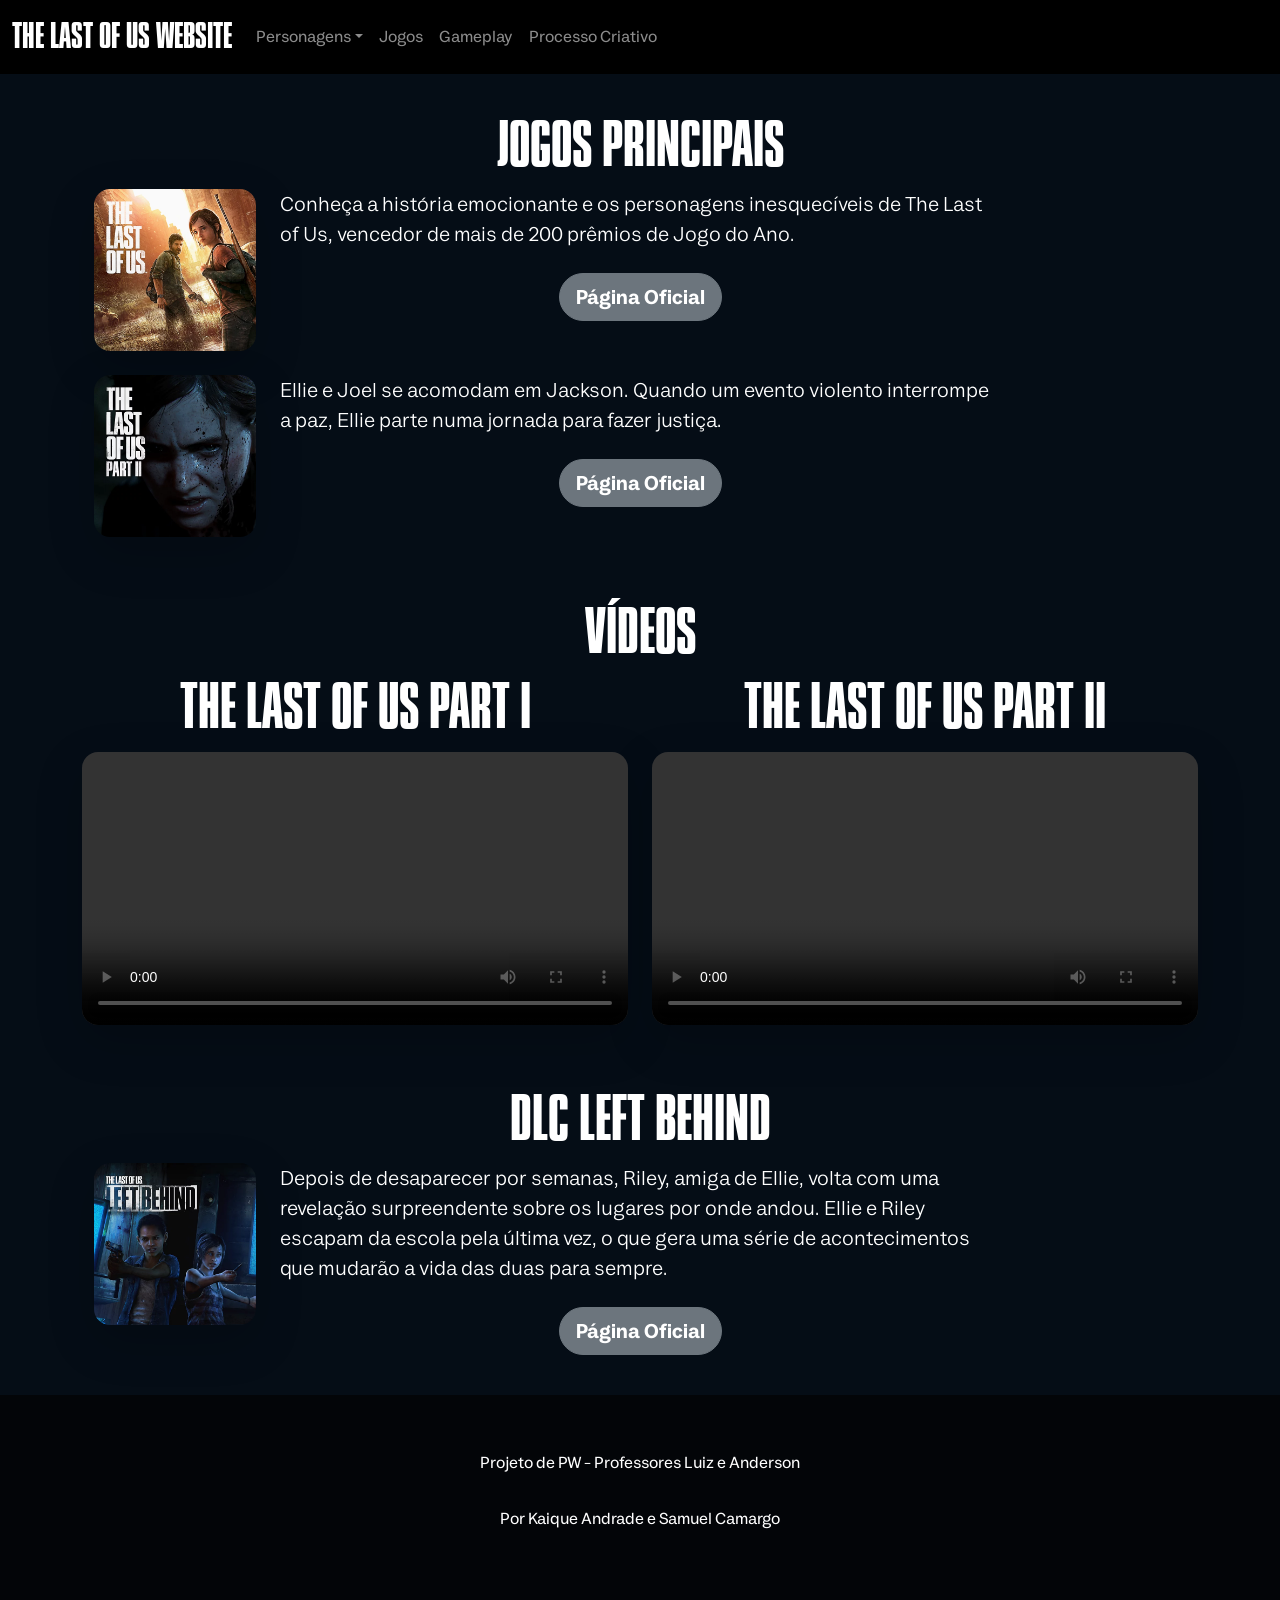
<file: jogos.html>
<!DOCTYPE html>
<html lang="pt-br">

<head>
    <meta charset="UTF-8">
    <meta name="viewport" content="width=device-width, initial-scale=1.0">
    <title>Jogos e DLC | The Last Of Us</title>

    <!-- Bootstrap CSS-->
    <link rel="stylesheet" href="css/bootstrap.min.css">

    <!-- CSS Geral-->
    <link rel="stylesheet" href="css/style.css">
</head>

<body>

    <header>
        <nav class="navbar navbar-expand-sm" data-bs-theme="dark">
            <div class="container-fluid">
                <a class="navbar-brand pressgothic" href="index.html" style="font-size: xx-large;">THE LAST OF US
                    WEBSITE</a>

                <button class="navbar-toggler" type="button" data-bs-toggle="collapse" data-bs-target="#navegacao"
                    aria-controls="navegacao" aria-expanded="false">
                    <span class="navbar-toggler-icon"></span>
                </button>

                <div class="collapse navbar-collapse" id="navegacao">
                    <ul class="navbar-nav me-auto mb-2 mb-sm-0">
                        <li class="nav-item dropdown"> <a class="nav-link dropdown-toggle" href="#"
                                data-bs-toggle="dropdown" aria-expanded="false">Personagens</a>
                            <ul class="dropdown-menu">
                                <li><a class="dropdown-item" href="index.html#personagens">Personagens</a></li>
                                <li>
                                    <hr class="dropdown-divider">
                                </li>
                                <li><a class="dropdown-item" href="joel.html">Joel</a></li>
                                <li><a class="dropdown-item" href="ellie.html">Ellie</a></li>
                                <li><a class="dropdown-item" href="abby.html">Abby</a></li>
                            </ul>
                        </li>
                        <li class="nav-item"> <a class="nav-link" href="jogos.html">Jogos</a></li>
                        <li class="nav-item"> <a class="nav-link" href="gameplay.html">Gameplay</a></li>
                        <li class="nav-item"> <a class="nav-link" href="processocriativo.html">Processo Criativo</a>
                        </li>
                    </ul>
                </div>
            </div>
        </nav>
    </header>

    <main>
        <div class="px-4 pt-4 pb-2 mb-2">
            <section class="my-2 py-2">
                <h1 class="display-4 pressgothic text-center">JOGOS PRINCIPAIS</h1>
                <div class=" container mt-2 px-4">
                    <div class="row">
                        <div class="col-md-2"> <!--ILUSTRAÇÃO-->
                            <img src="img/jogosdlc/thelastofus2014.webp" class="img-fluid shadow-lg rounded-4">
                        </div>
                        <div class="col-md-8"> <!--TEXTO-->
                            <p class="lead fs-5">Conheça a história emocionante e os personagens inesquecíveis de The
                                Last of Us, vencedor de mais de 200 prêmios de Jogo do Ano.
                            </p>
                            <div class="py-2 text-center"> <!--BOTÃO-->
                                <a href="https://www.playstation.com/pt-br/games/the-last-of-us-part-i/"
                                    class="btn btn-secondary btn-lg rounded-pill px-3" target="_blank"><b>Página
                                        Oficial</b></a>
                            </div>
                        </div>
                    </div>

                    <div class="row py-4">
                        <div class="col-md-2"> <!--ILUSTRAÇÃO-->
                            <img src="img/jogosdlc/thelastofuspartii.webp" class="img-fluid shadow-lg rounded-4">
                        </div>
                        <div class="col-md-8"> <!--TEXTO-->
                            <p class="lead fs-5">
                                Ellie e Joel se acomodam em Jackson. Quando um evento violento interrompe a paz, Ellie
                                parte numa jornada para fazer justiça.
                            </p>
                            <div class="py-2 text-center"> <!--BOTÃO-->
                                <a href="https://www.playstation.com/pt-br/games/the-last-of-us-part-ii/"
                                    class="btn btn-secondary btn-lg rounded-pill px-3" target="_blank"><b>Página
                                        Oficial</b></a>
                            </div>
                        </div>
                    </div>


            </section>
        </div>

        <div class="container">
            <section class="my-2 py-2">
                <h1 class="display-4 pressgothic text-center">VÍDEOS</h1>
                <div class=" row row-cols-1 row-cols-md-2 g-4 text-center">
                    <div class="col">
                        <h2 class="display-4 pressgothic">THE LAST OF US PART I</h2>
                        <video width="100%" src="vid/gameplay-part-i.mp4" type="video/mp4" controls
                            class="object-fit-fill shadow-lg rounded-4"></video>
                    </div>
                    <div class="col">
                        <h2 class="display-4 pressgothic">THE LAST OF US PART II</h2>
                        <video width="100%" src="vid/gameplay-part-ii.mp4" type="video/mp4" controls
                            class="object-fit-fill shadow-lg rounded-4"></video>
                    </div>
                </div>
            </section>
        </div>

        <div class="px-4 pt-4 pb-2 mb-2">
            <section class="my-2 py-2">
                <h1 class="display-4 pressgothic text-center">DLC LEFT BEHIND</h1>
                <div class=" container mt-2 px-4">
                    <div class="row">
                        <div class="col-md-2"> <!--ILUSTRAÇÃO-->
                            <img src="img/jogosdlc/leftbehind.webp" class="img-fluid shadow-lg rounded-4">
                        </div>
                        <div class="col-md-8"> <!--TEXTO-->
                            <p class="lead fs-5">Depois de desaparecer por semanas, Riley, amiga de Ellie, volta com uma
                                revelação surpreendente sobre os lugares
                                por onde andou. Ellie e Riley escapam da escola pela última vez, o que gera uma série de
                                acontecimentos que mudarão a vida das duas para sempre.
                            </p>
                            <div class="py-2 text-center"> <!--BOTÃO-->
                                <a href="https://store.playstation.com/concept/228639"
                                    class="btn btn-secondary btn-lg rounded-pill px-3" target="_blank"><b>Página
                                        Oficial</b></a>
                            </div>
                        </div>
                    </div>
            </section>
        </div>

    </main>

    <footer class="py-5">
        <p class="text-center p-2">
            Projeto de PW - Professores Luiz e Anderson
        </p>
        <p class="text-center p-2">Por Kaique Andrade e Samuel Camargo</p>
    </footer>

</body>

<!-- Bootstrap JavaScript-->
<script src="js/bootstrap.bundle.min.js"></script>
<script src="js/extra.js"></script>

</html>
</file>
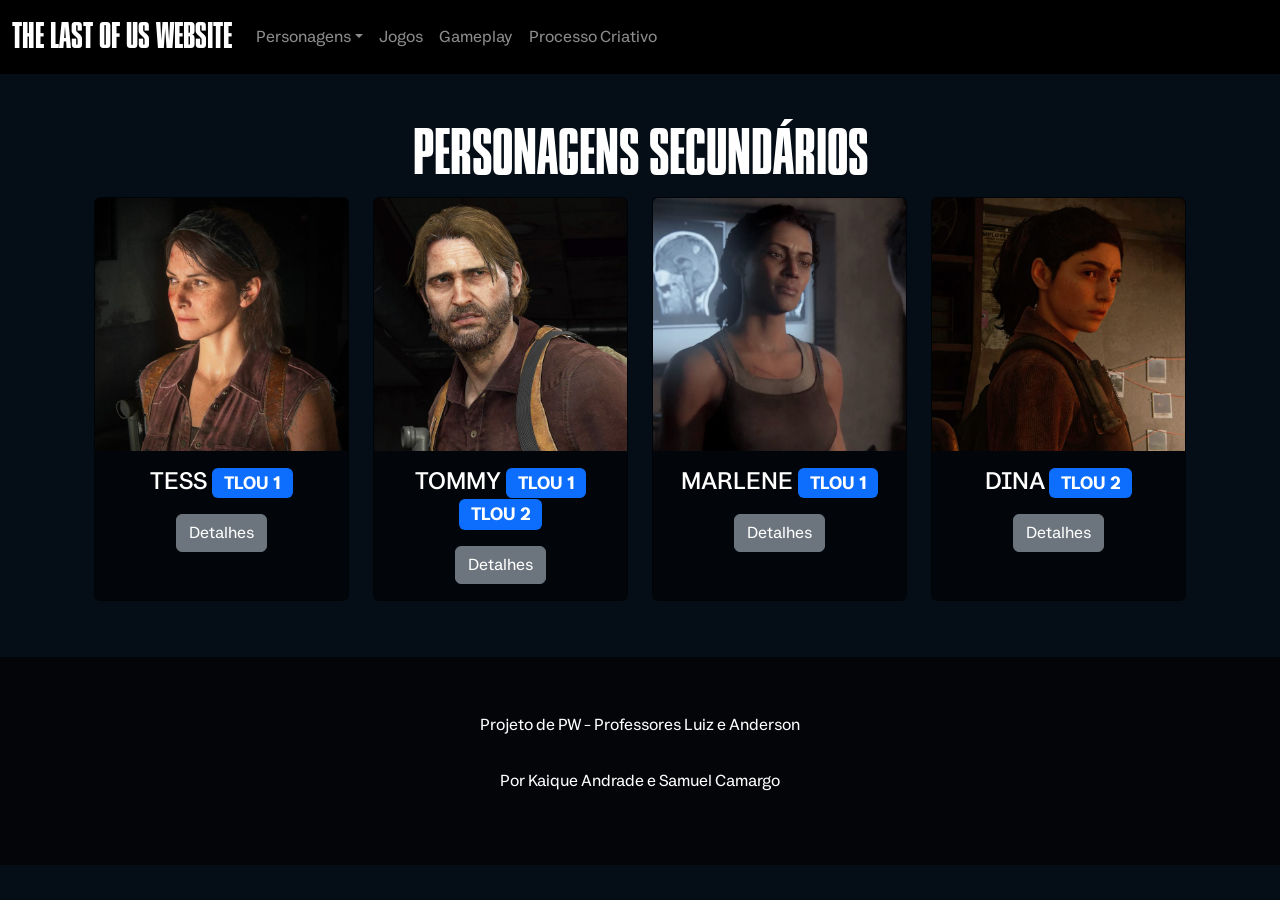
<file: personagenssecundarios.html>
<!DOCTYPE html>
<html lang="pt-br">

<head>
    <meta charset="UTF-8">
    <meta name="viewport" content="width=device-width, initial-scale=1.0">
    <title>Personagens | The Last Of Us</title>

    <!-- Bootstrap CSS-->
    <link rel="stylesheet" href="css/bootstrap.min.css">

    <!-- CSS Geral-->
    <link rel="stylesheet" href="css/style.css">

    <link rel="stylesheet" href="css/personagenssecun.css">
</head>

<body>

    <header>
        <nav class="navbar navbar-expand-sm" data-bs-theme="dark">
            <div class="container-fluid">
                <a class="navbar-brand pressgothic" href="index.html" style="font-size: xx-large;">THE LAST OF US
                    WEBSITE</a>

                <button class="navbar-toggler" type="button" data-bs-toggle="collapse" data-bs-target="#navegacao"
                    aria-controls="navegacao" aria-expanded="false">
                    <span class="navbar-toggler-icon"></span>
                </button>

                <div class="collapse navbar-collapse" id="navegacao">
                    <ul class="navbar-nav me-auto mb-2 mb-sm-0">
                        <li class="nav-item dropdown"> <a class="nav-link dropdown-toggle" href="#"
                                data-bs-toggle="dropdown" aria-expanded="false">Personagens</a>
                            <ul class="dropdown-menu">
                                <li><a class="dropdown-item" href="index.html#personagens">Personagens</a></li>
                                <li>
                                    <hr class="dropdown-divider">
                                </li>
                                <li><a class="dropdown-item" href="joel.html">Joel</a></li>
                                <li><a class="dropdown-item" href="ellie.html">Ellie</a></li>
                                <li><a class="dropdown-item" href="abby.html">Abby</a></li>
                            </ul>
                        </li>
                        <li class="nav-item"> <a class="nav-link" href="jogos.html">Jogos</a></li>
                        <li class="nav-item"> <a class="nav-link" href="gameplay.html">Gameplay</a></li>
                        <li class="nav-item"> <a class="nav-link" href="processocriativo.html">Processo Criativo</a>
                        </li>
                    </ul>
                </div>
            </div>
        </nav>
    </header>

    <main>

        <div class=" container px-4 py-5 mb-2 text-center">
            <section>
                <h1 class="display-4 pressgothic">PERSONAGENS SECUNDÁRIOS</h1>

                <div class="row row-cols-2 row-cols-md-4 g-4">

                    <div class="col"> <!--Card Tess-->
                        <div class="card h-100">
                            <img src="img/personagens/tess.jpeg" class="card-img-top" alt="...">
                            <div class="card-body">
                                <h4 class="card-title white">TESS <span class="badge text-bg-primary">TLOU
                                        1</span>
                                    </h5>
                                    <p class="card-text"></p>
                                    <button type="button" class="btn btn-secondary" id="tessBtn">Detalhes</button>
                            </div>
                        </div>
                    </div>

                    <div class="col"> <!--Card Tommy-->
                        <div class="card h-100">
                            <img src="img/personagens/tommy.jpeg" class="card-img-top" alt="...">
                            <div class="card-body">
                                <h4 class="card-title white">TOMMY <span class="badge text-bg-primary">TLOU
                                        1</span> <span class="badge text-bg-primary">TLOU
                                        2</span>
                                    </h5>
                                    <p class="card-text"></p>
                                    <button type="button" class="btn btn-secondary" id="tommyBtn">Detalhes</button>
                            </div>
                        </div>
                    </div>

                    <div class="col"> <!--Card Marlene-->
                        <div class="card h-100">
                            <img src="img/personagens/marlene.jpeg" class="card-img-top" alt="...">
                            <div class="card-body">
                                <h4 class="card-title white">MARLENE <span class="badge text-bg-primary">TLOU
                                        1</span>
                                    </h5>
                                    <p class="card-text"></p>
                                    <button type="button" class="btn btn-secondary" id="marleneBtn">Detalhes</button>
                            </div>
                        </div>
                    </div>

                    <div class="col"> <!--Card Dina-->
                        <div class="card h-100">
                            <img src="img/personagens/dina.jpeg" class="card-img-top" alt="...">
                            <div class="card-body">
                                <h4 class="card-title white">DINA <span class="badge text-bg-primary">TLOU
                                        2</span>
                                    </h5>
                                    <p class="card-text"></p>
                                    <button type="button" class="btn btn-secondary" id="dinaBtn">Detalhes</button>
                            </div>
                        </div>
                    </div>

                </div>
            </section>
        </div>


        <!--Toast Tess-->
        <div class="toast-container position-fixed top-50 start-50 translate-middle p-3">
            <div id="tessToast" class="toast" data-bs-autohide="false">
                <div class="toast-header">
                    <h3 class="me-auto pressgothic white">TESS</h3>
                    <button type="button" class="btn-close btn-close-white" data-bs-dismiss="toast"
                        aria-label="Close"></button>
                </div>
                <div class="toast-body">
                    <p class="lead">Embora muito capaz e, talvez, mais cruel do que o parceiro de contrabando Joel, Tess
                        superou as dificuldades do mundo brutal para se tornar uma estrategista e negociadora sagaz. Sua
                        liderança e capacidade física a tornaram uma figura respeitada na zona de quarentena de Boston.
                        Embora ela tenha adotado a mentalidade implacável de uma sobrevivente endurecida, ela continua
                        leal, corajosa, e acaba se mostrando altruísta no apoio concedido a Joel e Ellie.</p>
                </div>
            </div>
        </div>

        <!--Toast Tommy-->
        <div class="toast-container position-fixed top-50 start-50 translate-middle p-3">
            <div id="tommyToast" class="toast" data-bs-autohide="false">
                <div class="toast-header">
                    <h3 class="me-auto pressgothic white">TOMMY</h3>
                    <button type="button" class="btn-close btn-close-white" data-bs-dismiss="toast"
                        aria-label="Close"></button>
                </div>
                <div class="toast-body">
                    <p class="lead">Embora compartilhe a rigidez e a determinação do irmão Joel, a personalidade
                        impulsiva, compassiva e esperançosa de Tommy o torna diferente. Depois de um período lutando com
                        os Vaga-lumes, ele conhece a futura esposa, Maria, e a comunidade dela em Jackson, Wyoming. Com
                        essa nova direção em seus valores, ele procura criar uma vida significativa e rica, apesar das
                        circunstâncias difíceis.</p>
                </div>
            </div>
        </div>

        <!--Toast Marlene-->
        <div class="toast-container position-fixed top-50 start-50 translate-middle p-3">
            <div id="marleneToast" class="toast" data-bs-autohide="false">
                <div class="toast-header">
                    <h3 class="me-auto pressgothic white">MARLENE</h3>
                    <button type="button" class="btn-close btn-close-white" data-bs-dismiss="toast"
                        aria-label="Close"></button>
                </div>
                <div class="toast-body">
                    <p class="lead">Membro ardente dos Vaga-lumes, Marlene está à frente da luta para derrubar o jugo
                        militar opressivo nas zonas de quarentena. Apesar da experiência apoiando a rebelião, ela
                        continua sendo gentil e compassiva. Sua carreira na medicina garantiu a crença no valor da
                        salvação da humanidade, que ela buscará a qualquer custo.</p>
                </div>
            </div>
        </div>

        <!--Toast Dina-->
        <div class="toast-container position-fixed top-50 start-50 translate-middle p-3">
            <div id="dinaToast" class="toast" data-bs-autohide="false">
                <div class="toast-header">
                    <h3 class="me-auto pressgothic white">DINA</h3>
                    <button type="button" class="btn-close btn-close-white" data-bs-dismiss="toast"
                        aria-label="Close"></button>
                </div>
                <div class="toast-body">
                    <p class="lead">Dina é a melhor amiga e confidente otimista e determinada de Ellie. Como Ellie, ela
                        também ficou órfã quando muito jovem, e se viu forçada a aprender a sobreviver sozinha e se
                        tornar autossuficiente. Os valores morais fortes e a natureza extrovertida de Dina estimulam o
                        que há de melhor em Ellie.</p>
                </div>
            </div>
        </div>

    </main>

    <footer class="py-5">
        <p class="text-center p-2">
            Projeto de PW - Professores Luiz e Anderson
        </p>
        <p class="text-center p-2">Por Kaique Andrade e Samuel Camargo</p>
    </footer>

</body>

<!-- Bootstrap JavaScript-->
<script src="js/bootstrap.bundle.min.js"></script>
<script src="js/extra.js"></script>
<script>

    const tessTrigger = document.getElementById('tessBtn')
    const tessToastLive = document.getElementById('tessToast')

    if (tessTrigger) {
        const toastBootstrap = bootstrap.Toast.getOrCreateInstance(tessToastLive)
        tessTrigger.addEventListener('click', () => {
            toastBootstrap.show()
        })
    }

    const tommyTrigger = document.getElementById('tommyBtn')
    const tommyToastLive = document.getElementById('tommyToast')

    if (tommyTrigger) {
        const toastBootstrap = bootstrap.Toast.getOrCreateInstance(tommyToastLive)
        tommyTrigger.addEventListener('click', () => {
            toastBootstrap.show()
        })
    }

    const marleneTrigger = document.getElementById('marleneBtn')
    const marleneToastLive = document.getElementById('marleneToast')

    if (marleneTrigger) {
        const toastBootstrap = bootstrap.Toast.getOrCreateInstance(marleneToastLive)
        marleneTrigger.addEventListener('click', () => {
            toastBootstrap.show()
        })
    }

    const dinaTrigger = document.getElementById('dinaBtn')
    const dinaToastLive = document.getElementById('dinaToast')

    if (dinaTrigger) {
        const toastBootstrap = bootstrap.Toast.getOrCreateInstance(dinaToastLive)
        dinaTrigger.addEventListener('click', () => {
            toastBootstrap.show()
        })
    }

</script>

</html>
</file>
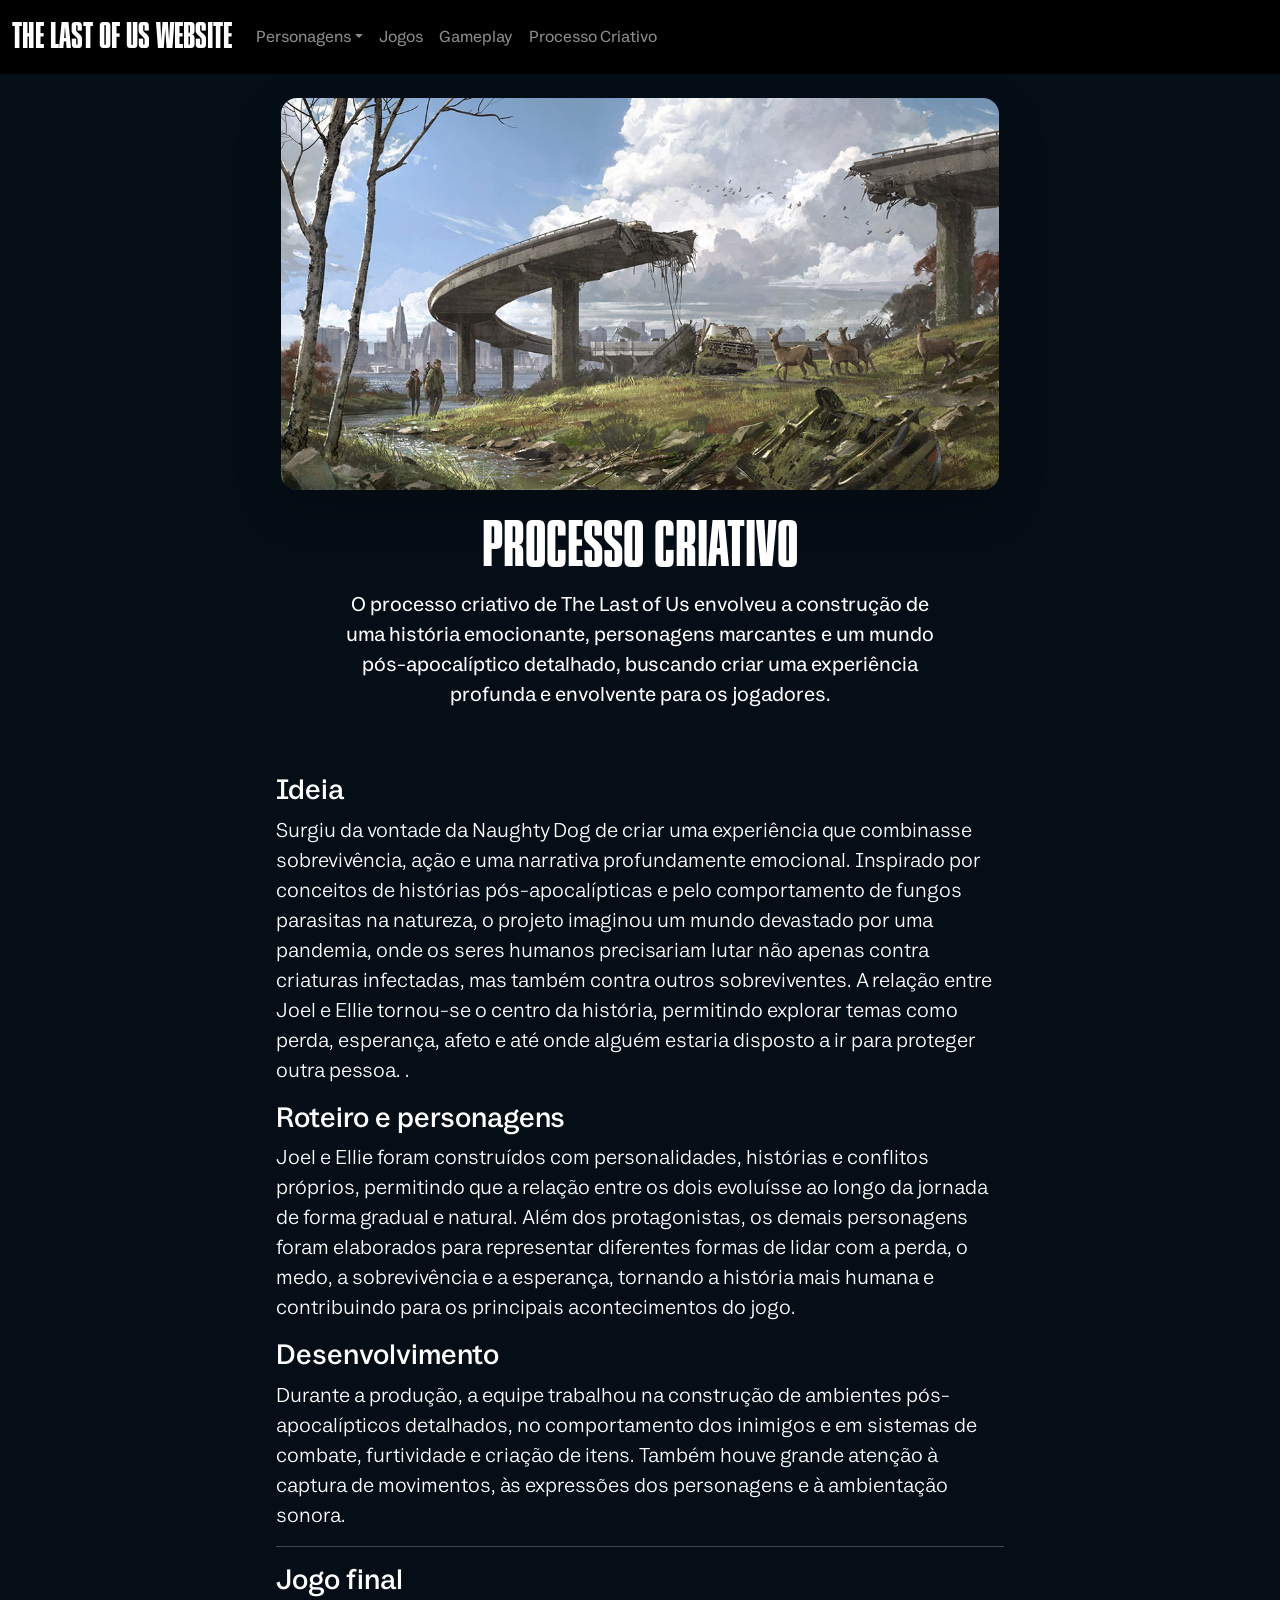
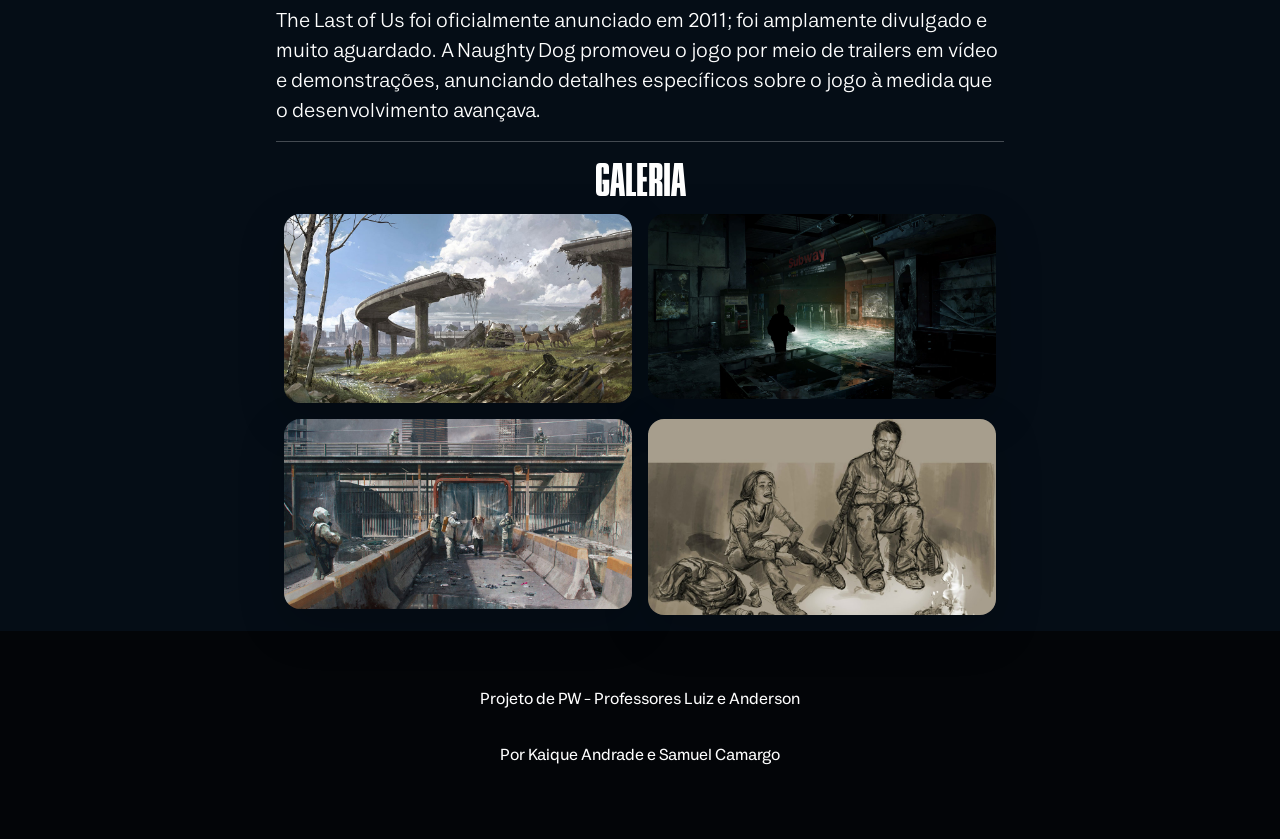
<file: processocriativo.html>
<!DOCTYPE html>
<html lang="pt-br">

<head>
    <meta charset="UTF-8">
    <meta name="viewport" content="width=device-width, initial-scale=1.0">
    <title>Processo Criativo | The Last Of Us</title>

    <!-- Bootstrap CSS-->
    <link rel="stylesheet" href="css/bootstrap.min.css">

    <!-- CSS Geral-->
    <link rel="stylesheet" href="css/style.css">

    <style>
        * {
            --bs-tooltip-bg: white;
            --bs-tooltip-color: black;
        }
    </style>

</head>

<body>

    <header>
        <nav class="navbar navbar-expand-sm" data-bs-theme="dark">
            <div class="container-fluid">
                <a class="navbar-brand pressgothic" href="index.html" style="font-size: xx-large;">THE LAST OF US
                    WEBSITE</a>

                <button class="navbar-toggler" type="button" data-bs-toggle="collapse" data-bs-target="#navegacao"
                    aria-controls="navegacao" aria-expanded="false">
                    <span class="navbar-toggler-icon"></span>
                </button>

                <div class="collapse navbar-collapse" id="navegacao">
                    <ul class="navbar-nav me-auto mb-2 mb-sm-0">
                        <li class="nav-item dropdown"> <a class="nav-link dropdown-toggle" href="#"
                                data-bs-toggle="dropdown" aria-expanded="false">Personagens</a>
                            <ul class="dropdown-menu">
                                <li><a class="dropdown-item" href="index.html#personagens">Personagens</a></li>
                                <li>
                                    <hr class="dropdown-divider">
                                </li>
                                <li><a class="dropdown-item" href="joel.html">Joel</a></li>
                                <li><a class="dropdown-item" href="ellie.html">Ellie</a></li>
                                <li><a class="dropdown-item" href="abby.html">Abby</a></li>
                            </ul>
                        </li>
                        <li class="nav-item"> <a class="nav-link" href="jogos.html">Jogos</a></li>
                        <li class="nav-item"> <a class="nav-link" href="gameplay.html">Gameplay</a></li>
                        <li class="nav-item"> <a class="nav-link" href="processocriativo.html">Processo Criativo</a>
                        </li>
                    </ul>
                </div>
            </div>
        </nav>
    </header>

    <main>
        <div class="px-4 py-4 mb-2 text-center">
            <section>
                <div class="col-lg-7 mx-auto mb-4">
                    <img class="shadow-lg rounded-4" src="img/concept-ponte.jpg" width="100%">
                </div>
                <h1 class="display-4 pressgothic">PROCESSO CRIATIVO</h1>
                <div class="col-lg-6 mx-auto">
                    <p class="lead mb-4">
                        <b>
                            O processo criativo de The Last of Us envolveu a construção de uma
                            história emocionante, personagens marcantes e um mundo pós-apocalíptico detalhado, buscando
                            criar uma experiência profunda e envolvente para os jogadores.
                        </b>
                    </p>
                </div>
            </section>
        </div>

        <div class="container my-2 px-4 py-2">
            <section>
                <div class="col-lg-8 mx-auto">
                    <h3>Ideia</h3>
                    <p class="lead">Surgiu da vontade da Naughty Dog de criar uma
                        experiência que combinasse sobrevivência, ação e uma narrativa profundamente emocional.
                        Inspirado por conceitos de histórias pós-apocalípticas e pelo comportamento de fungos parasitas
                        na natureza, o projeto imaginou um mundo devastado por uma pandemia, onde os seres humanos
                        precisariam lutar não apenas contra criaturas infectadas, mas também contra outros
                        sobreviventes. A relação entre Joel e Ellie tornou-se o centro da história, permitindo explorar
                        temas como perda, esperança, afeto e até onde alguém estaria disposto a ir para proteger outra
                        pessoa.
                        .</p>

                    <h3>Roteiro e personagens</h3>
                    <p class="lead">Joel e Ellie foram construídos com personalidades, histórias e conflitos próprios,
                        permitindo que a relação entre os dois evoluísse ao longo da jornada de forma gradual e natural.
                        Além dos protagonistas, os demais personagens foram elaborados para representar diferentes
                        formas de lidar com a perda, o medo, a sobrevivência e a esperança, tornando a história mais
                        humana e contribuindo para os principais acontecimentos do jogo.</p>

                    <h3>Desenvolvimento</h3>
                    <p class="lead">Durante a produção, a equipe trabalhou na construção de ambientes pós-apocalípticos
                        detalhados, no comportamento dos inimigos e em sistemas de combate, furtividade e criação de
                        itens. Também houve grande atenção à captura de movimentos, às expressões dos personagens e à
                        ambientação sonora.</p>
                    <hr>
                    <h3>Jogo final</h3>
                    <p class="lead">The Last of Us foi oficialmente anunciado em 2011; foi amplamente divulgado e muito
                        aguardado. A Naughty Dog promoveu o jogo por meio de trailers em vídeo e demonstrações,
                        anunciando detalhes específicos sobre o jogo à medida que o desenvolvimento
                        avançava.</p>
                    <hr>
                </div>
            </section>
            <section>
                <h2 class="display-6 text-center pressgothic">GALERIA</h2>
                <div class="col-lg-8 mx-auto row row-cols-1 row-cols-md-2 g-3">
                    <div class=" col">
                        <img class="shadow-lg rounded-4" src="img/concept-ponte.jpg" width="100%"
                            data-bs-toggle="tooltip" data-bs-placement="bottom" data-bs-title="Arte conceito da ponte">
                    </div>
                    <div class=" col">
                        <img class="shadow-lg rounded-4" src="img/concept-metro.jpg" width="100%"
                            data-bs-toggle="tooltip" data-bs-placement="bottom" data-bs-title="Arte conceito do metrô">
                    </div>
                    <div class=" col">
                        <img class="shadow-lg rounded-4" src="img/concept-quarentena.jpg" width="100%"
                            data-bs-toggle="tooltip" data-bs-placement="bottom"
                            data-bs-title="Arte conceito da zona de quarentena">
                    </div>
                    <div class=" col">
                        <img class="shadow-lg rounded-4" src="img/concept-art.jpg" width="100%" data-bs-toggle="tooltip"
                            data-bs-placement="bottom"
                            data-bs-title="Arte conceito do Joel e da Ellie próximos a uma fogueira">
                    </div>


                </div>
            </section>
        </div>

    </main>

    <footer class="py-5">
        <p class="text-center p-2">
            Projeto de PW - Professores Luiz e Anderson
        </p>
        <p class="text-center p-2">Por Kaique Andrade e Samuel Camargo</p>
    </footer>

</body>

<!-- Bootstrap JavaScript-->
<script src="js/bootstrap.bundle.min.js"></script>
<script src="js/extra.js"></script>
<script>
    const tooltipTriggerList = document.querySelectorAll('[data-bs-toggle="tooltip"]')
    const tooltipList = [...tooltipTriggerList].map(tooltipTriggerEl => new bootstrap.Tooltip(tooltipTriggerEl))
</script>

</html>
</file>
<file: css/style.css>
:root {
    --primary-color: #395e88;
    --primary-color-highlight: #ffffff;
    --bs-body-bg: #050d16;
}

@font-face {
    font-family: PressGothic;
    src: url("../fonts/pressgothic.otf");
}

@font-face {
    font-family: Scoutie;
    src: url("../fonts/ScoutieSans-VariableFont_wght.ttf");
}

.pressgothic {
    font-family: PressGothic;
}

.white {
    color: white;
}

* {
    color: white;
    font-family: Scoutie;
}

main {
    background-color: #050d16;
}


header {
    color: white;
    background-color: black;
}


footer {
    background-color: #030508;
}
</file>
<file: css/personagens.css>
.citacao {
    color: rgba(255, 255, 255, 0.610);
    font-style: italic;
}
</file>
<file: css/gameplay.css>
.infos {
    background-color: rgba(255, 255, 255, 0.20);
}
</file>
<file: css/index.css>
.card-title {
    color: white;
    text-decoration-line: underline;
    text-decoration-color: white;
}
</file>
<file: css/personagenssecun.css>
.card {
    background-color: rgba(0, 0, 0, 0.572);
}

.toast-header {
    background-color: #18293a;
}

.toast {
    background-color: #03070b
}
</file>
